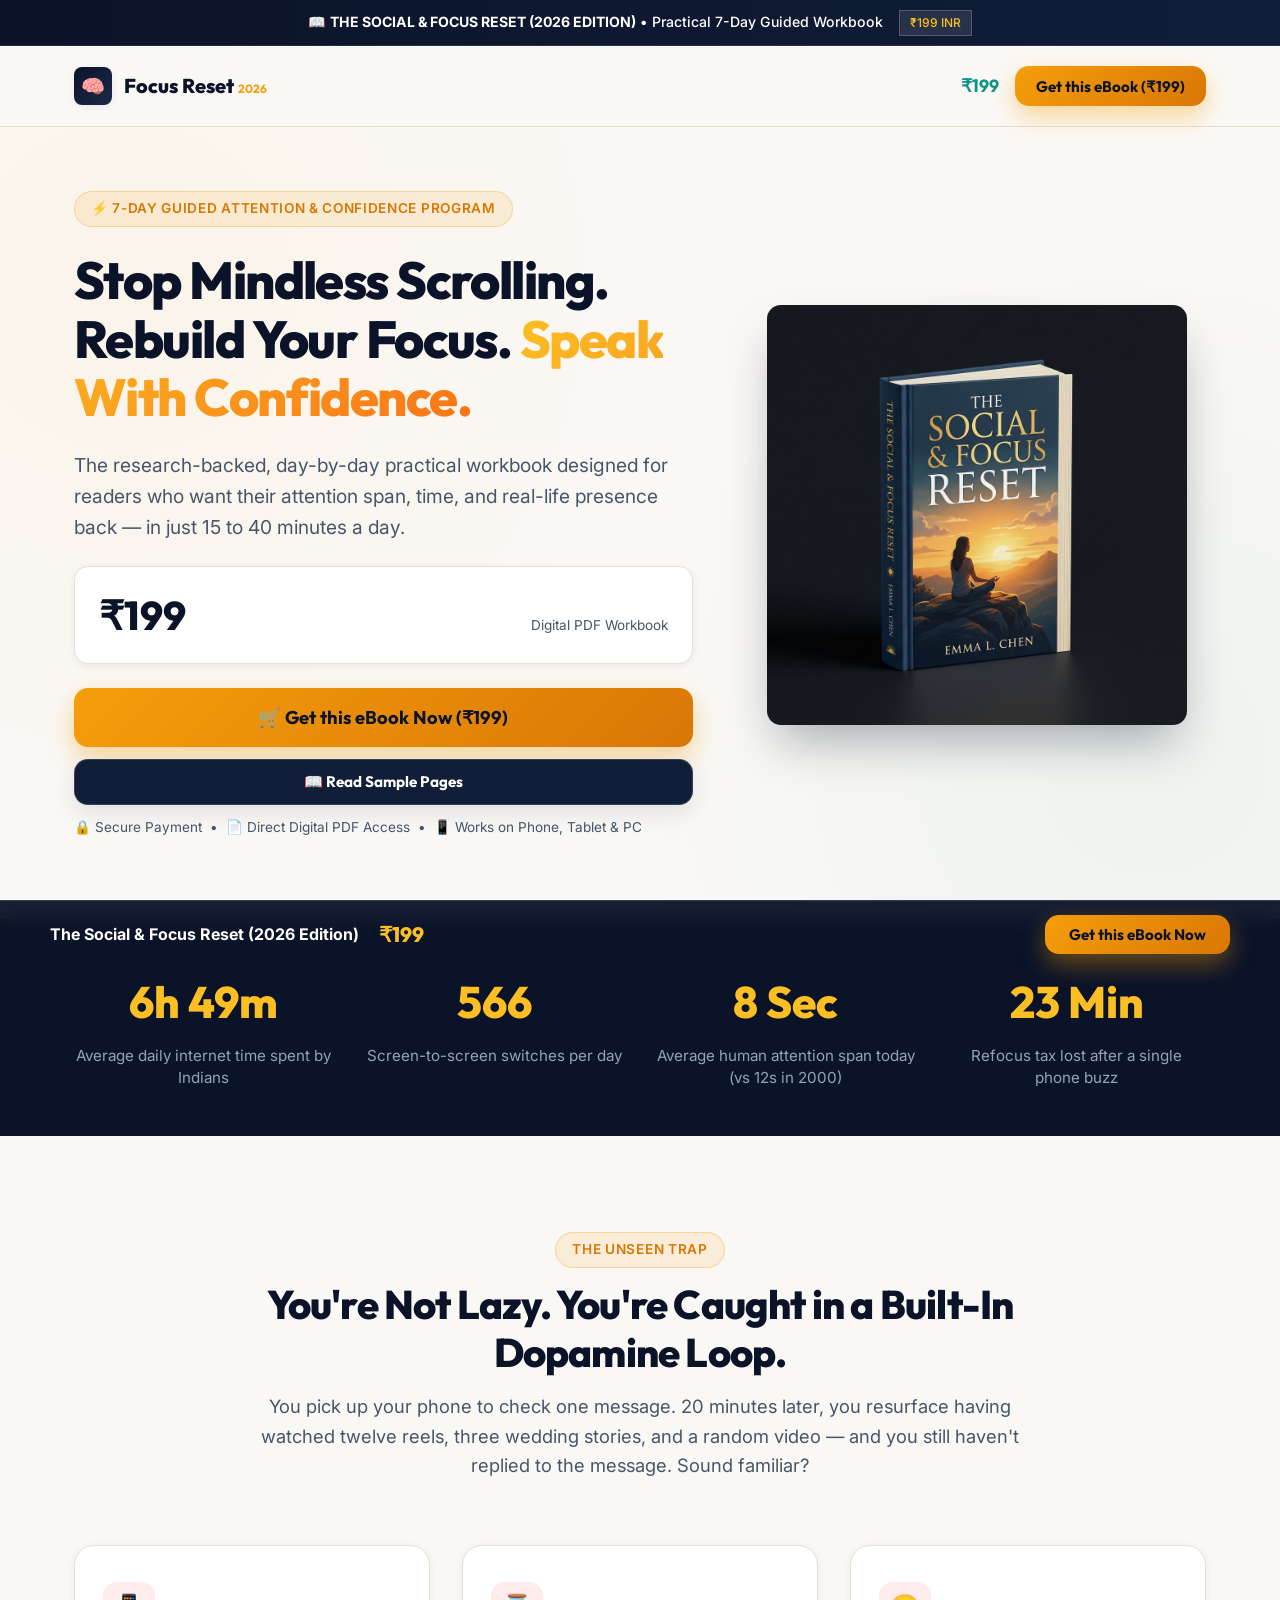
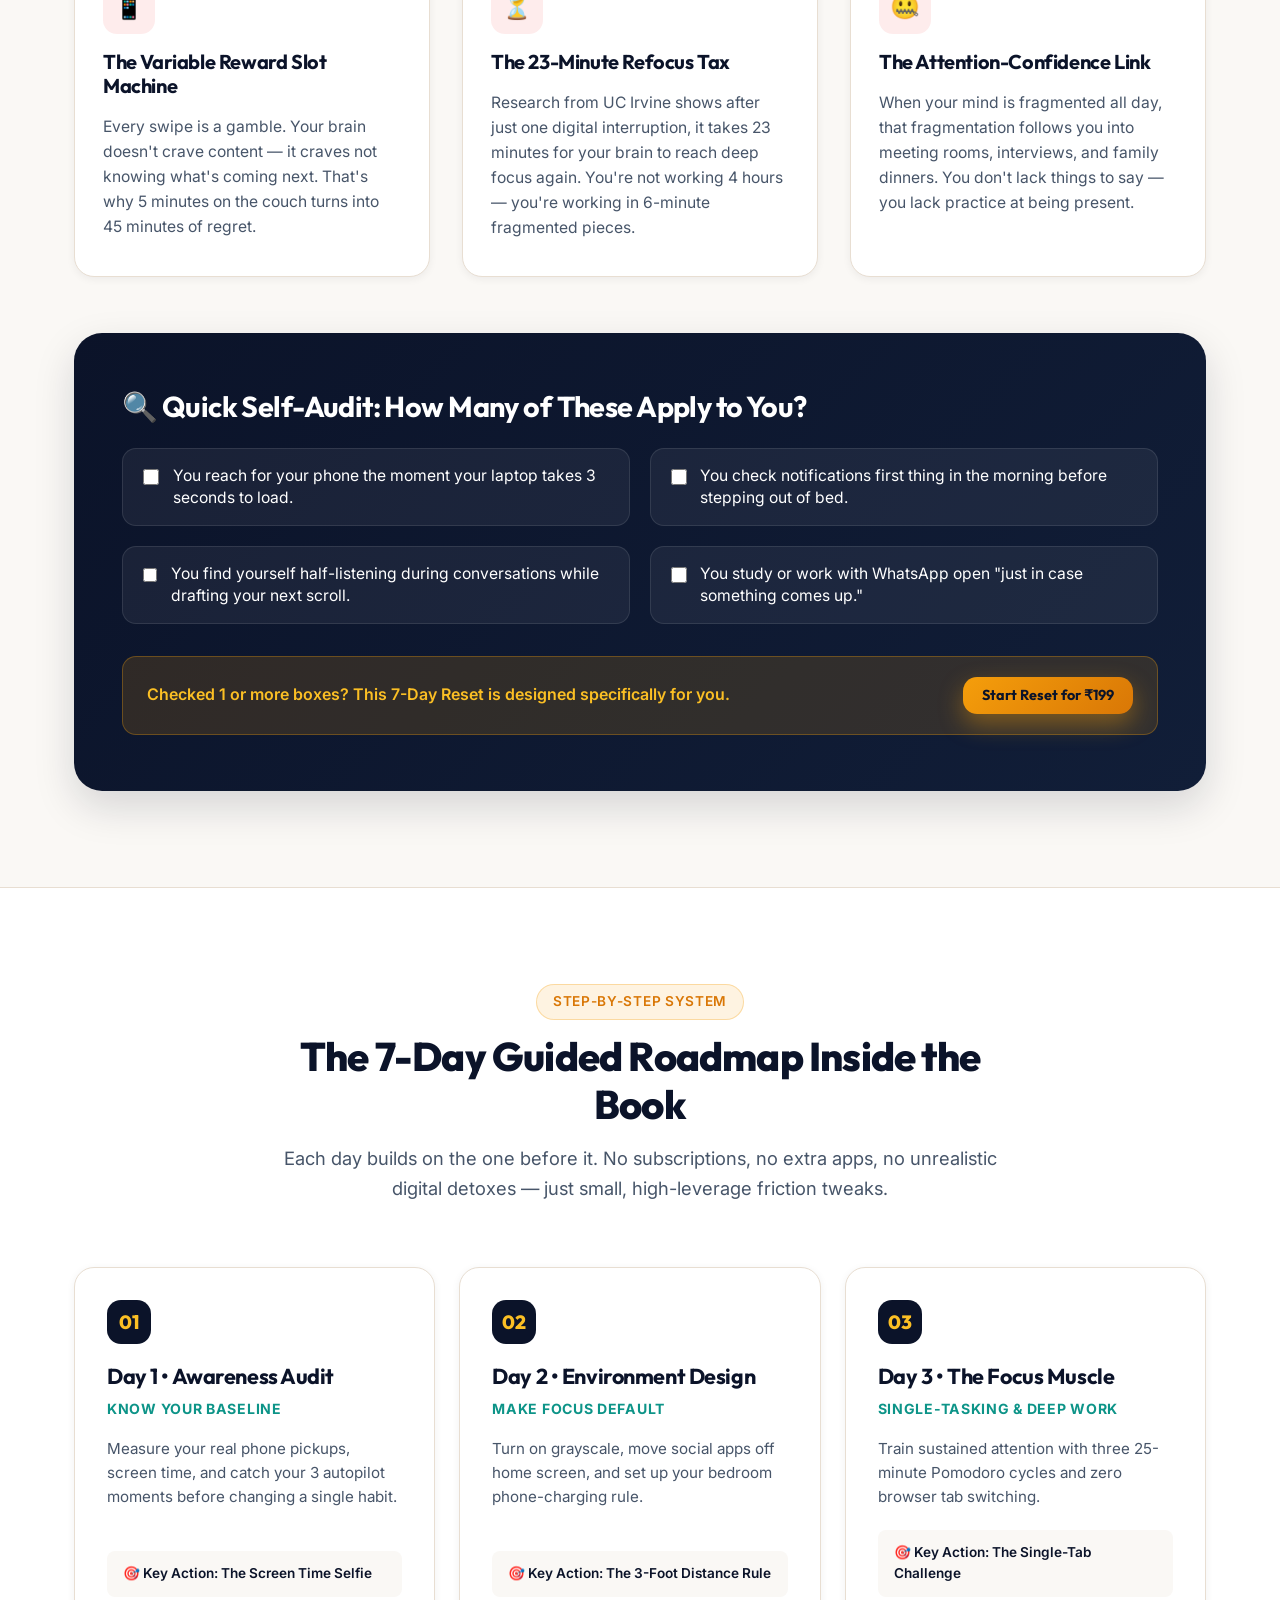
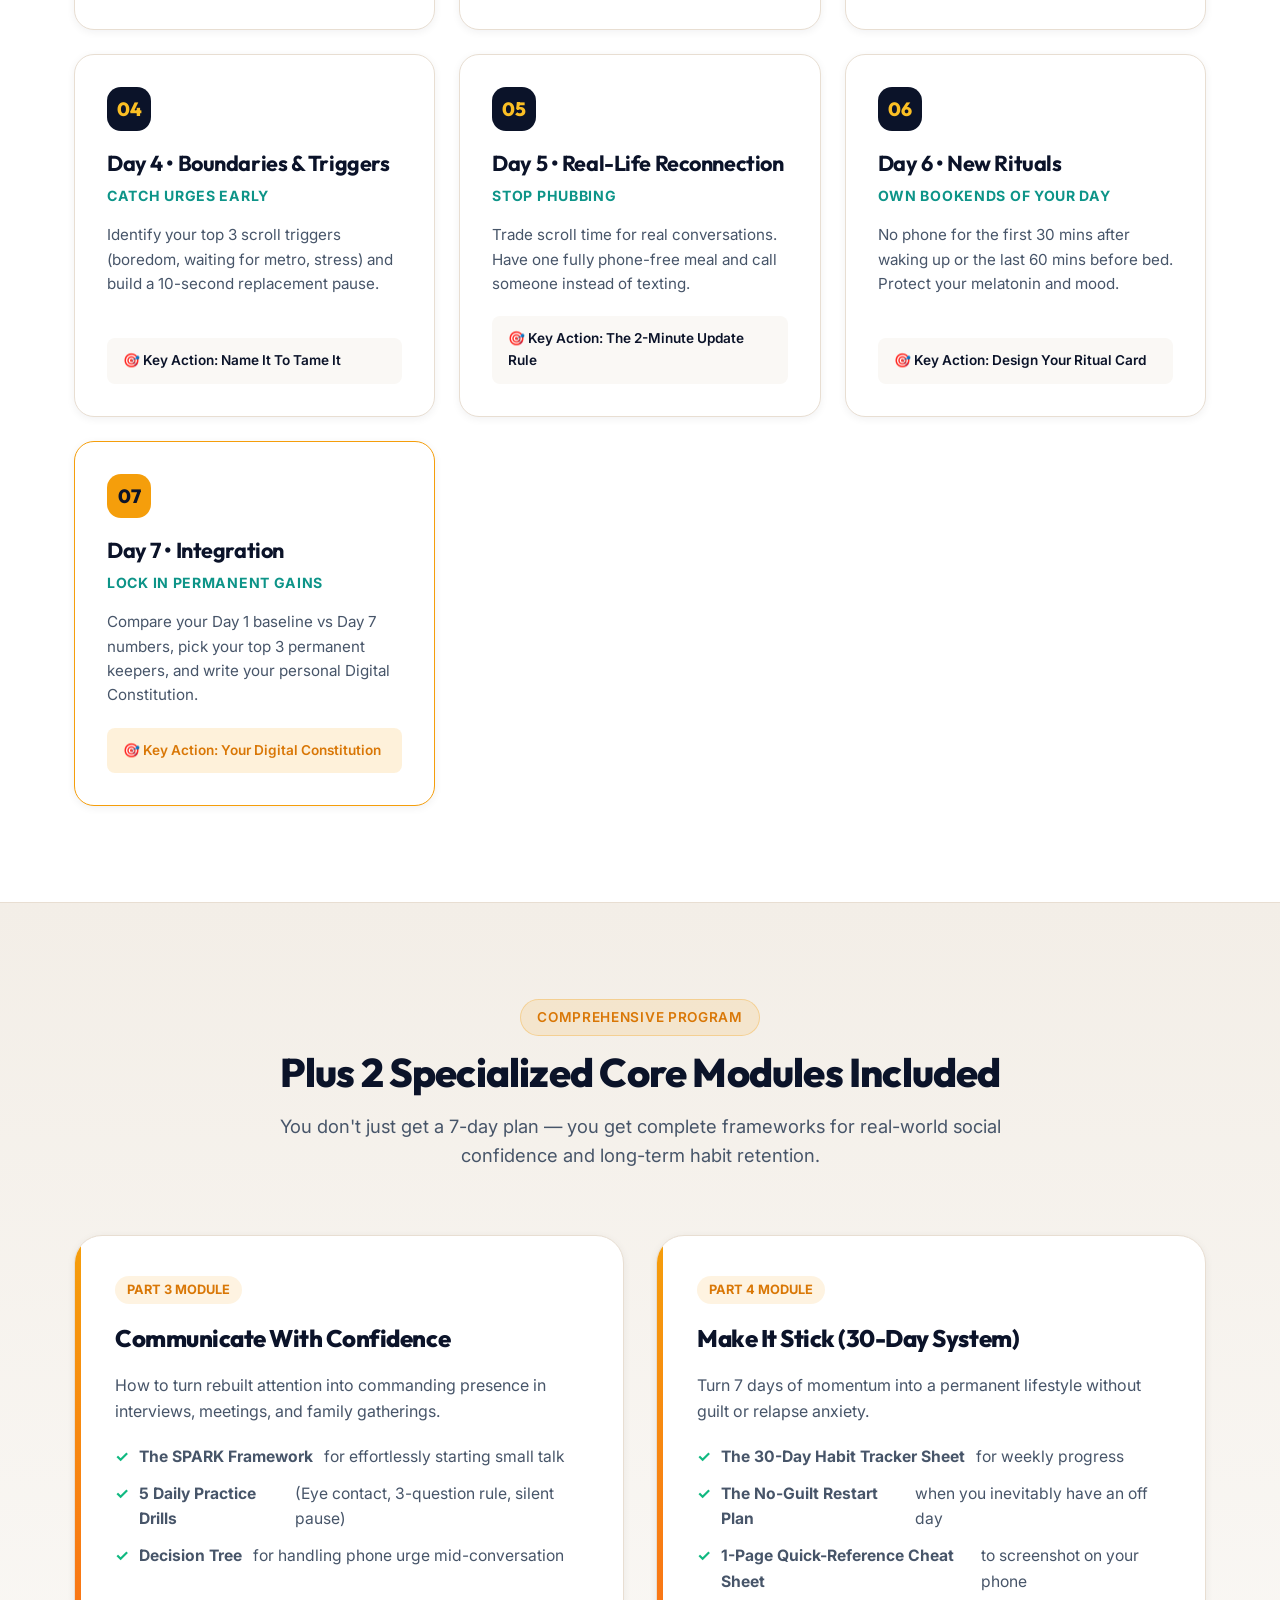
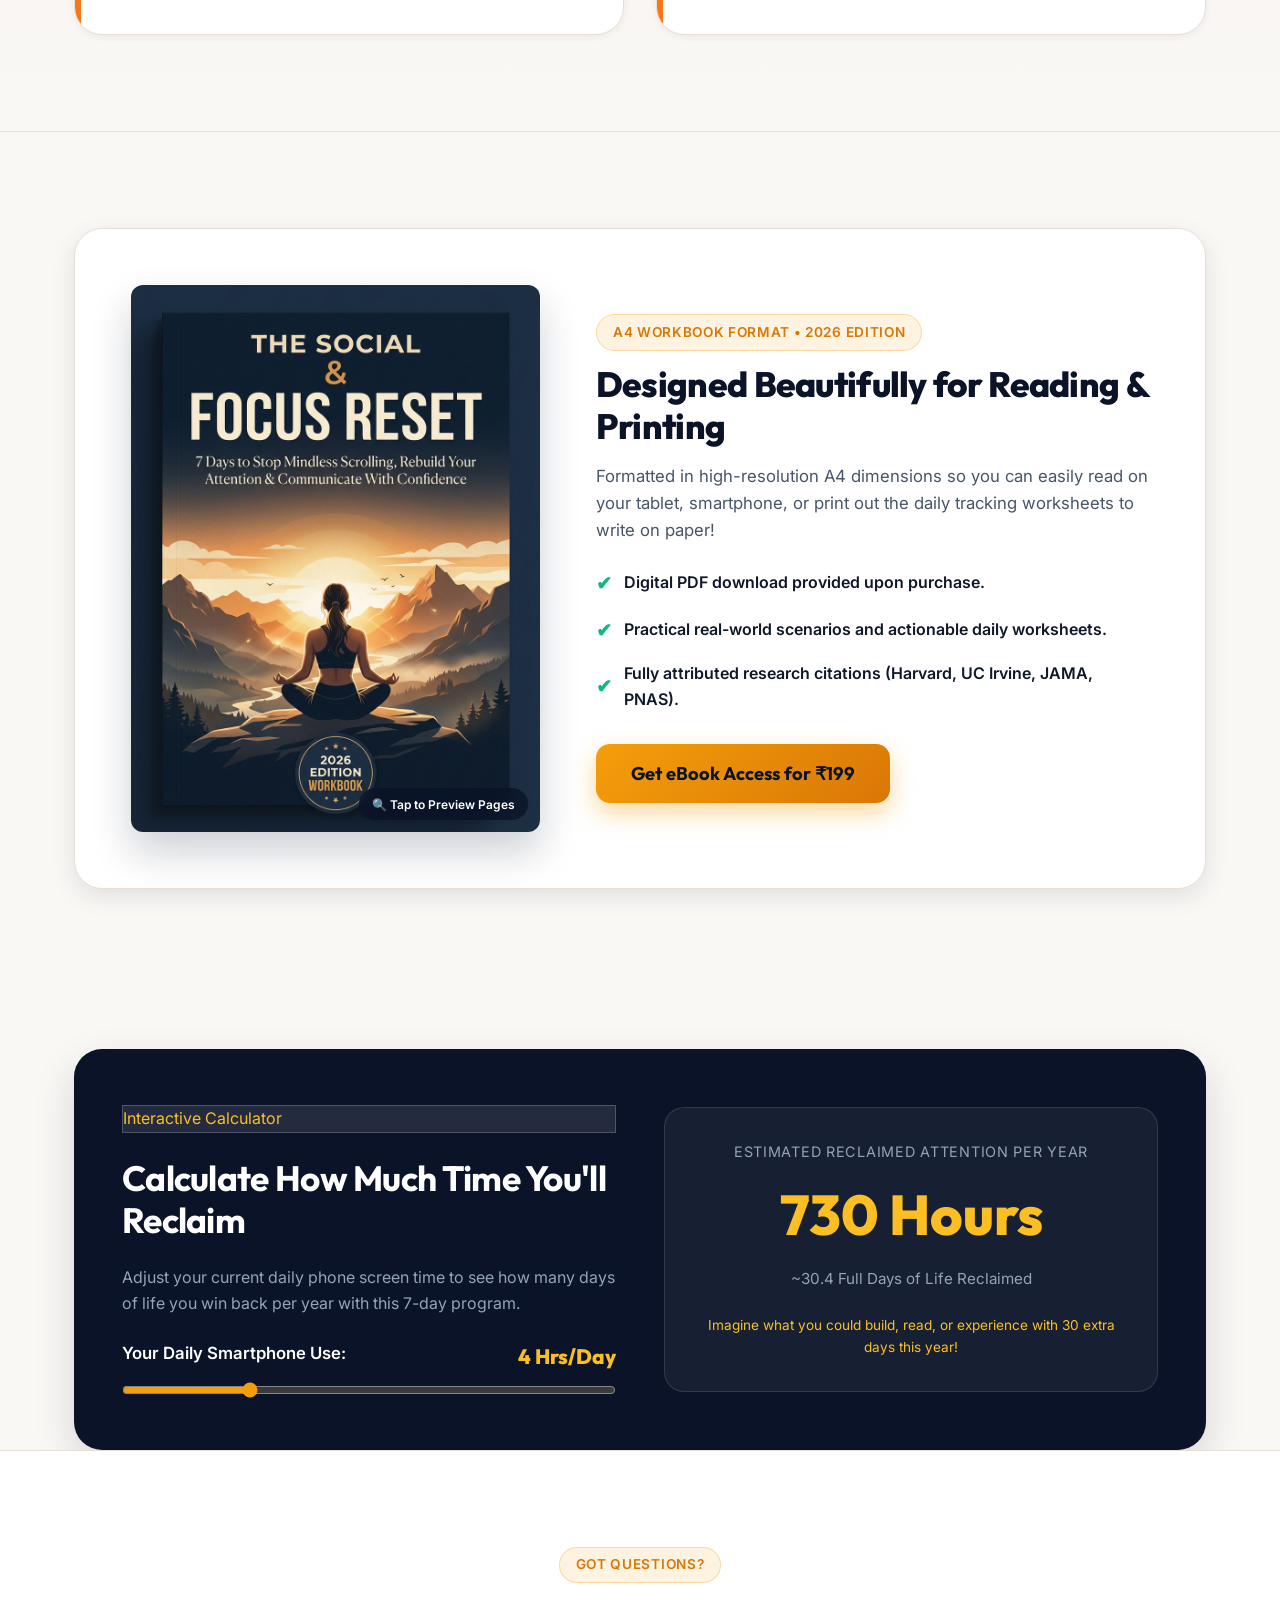
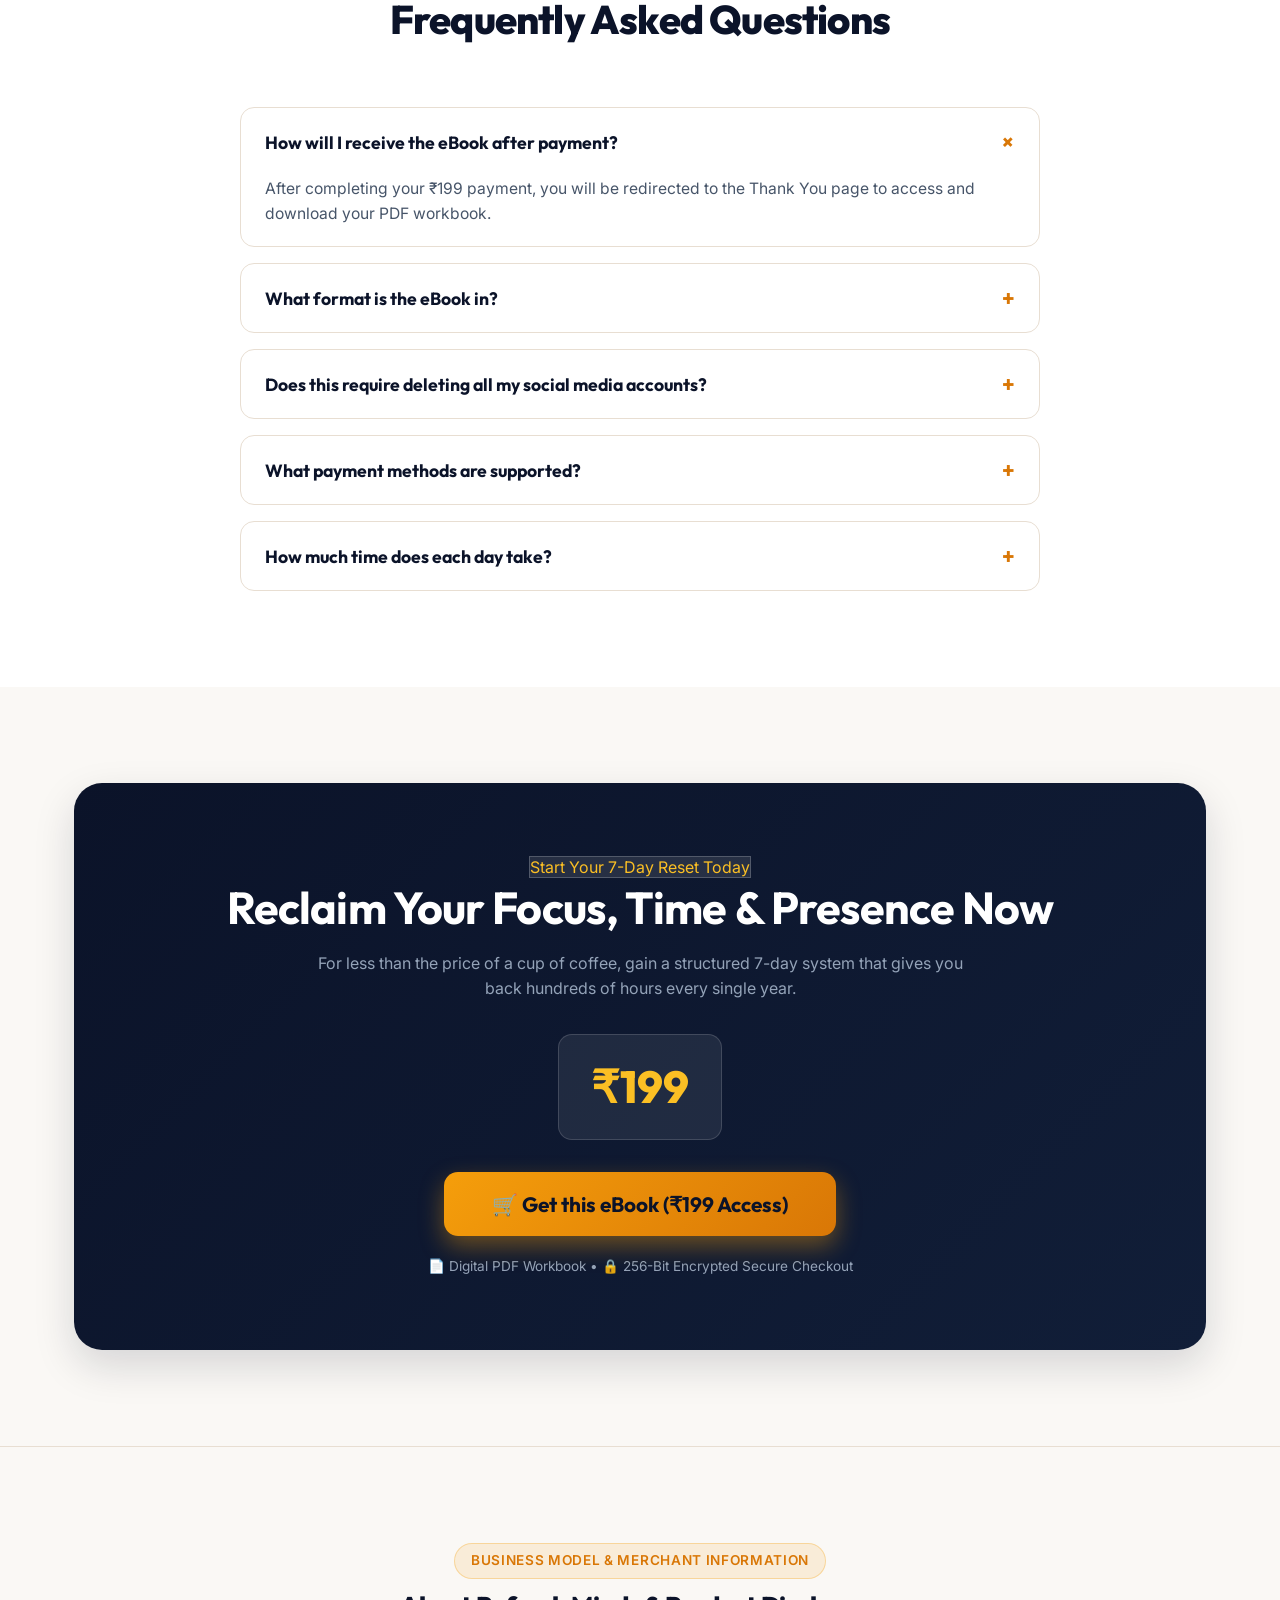
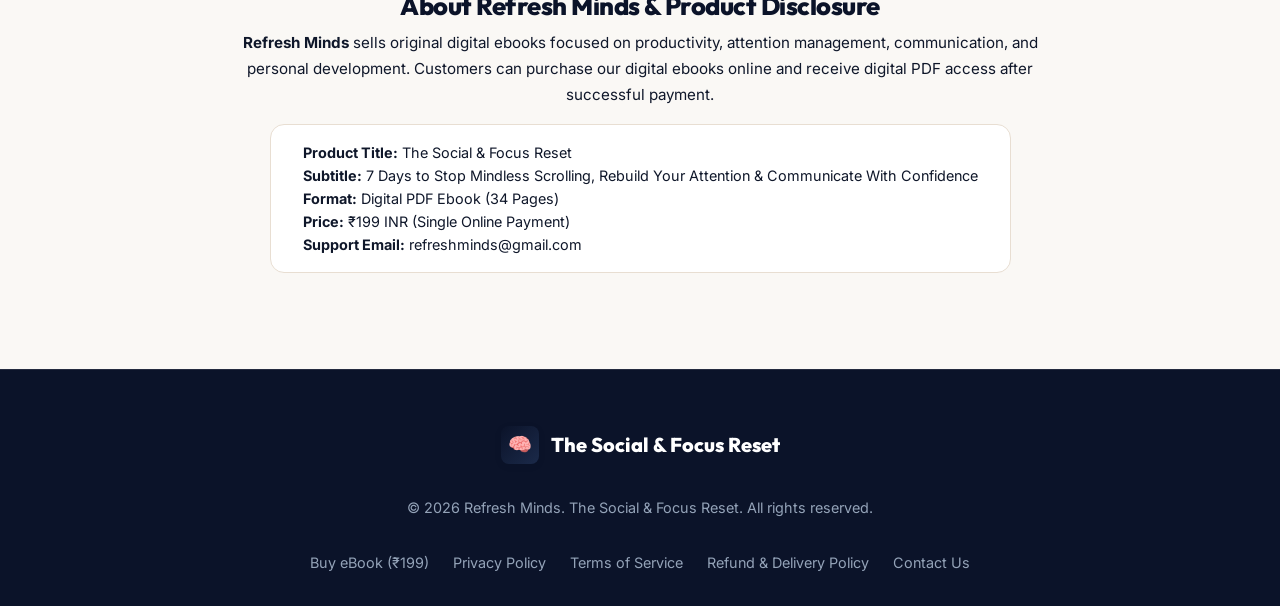
<file: index.html>
<!DOCTYPE html>
<html lang="en">
<head>
  <meta charset="UTF-8">
  <meta name="viewport" content="width=device-width, initial-scale=1.0">
  <title>The Social & Focus Reset | 7-Day Guided Program & Practical Workbook (2026 Edition)</title>
  <meta name="description" content="Reclaim your attention, stop mindless scrolling, and rebuild your confidence in 7 days with the research-backed practical workbook by Refresh Minds. Get digital PDF ebook access for ₹199.">
  
  <!-- Google Fonts -->
  <link rel="preconnect" href="https://fonts.googleapis.com">
  <link rel="preconnect" href="https://fonts.gstatic.com" crossorigin>
  <link href="https://fonts.googleapis.com/css2?family=Inter:wght@300;400;500;600;700&family=Outfit:wght@600;700;800;900&display=swap" rel="stylesheet">
  
  <!-- Stylesheet -->
  <link rel="stylesheet" href="css/styles.css">
</head>
<body>

  <!-- Top Announcement Bar -->
  <div class="announcement-bar">
    <span>📖 <strong>THE SOCIAL & FOCUS RESET (2026 EDITION)</strong> • Practical 7-Day Guided Workbook</span>
    <span class="highlight-badge-dark" style="padding: 0.15rem 0.6rem; font-size: 0.75rem;">₹199 INR</span>
  </div>

  <!-- Sticky Navbar -->
  <header class="navbar">
    <div class="container navbar-inner">
      <a href="#" class="logo">
        <div class="logo-icon">🧠</div>
        <span>Focus Reset <small style="font-size: 0.75rem; color: var(--color-gold-500); font-weight: 700;">2026</small></span>
      </a>
      
      <div class="navbar-actions">
        <span class="navbar-price-badge">₹199</span>
        <button class="btn btn-primary trigger-buy-btn" style="padding: 0.65rem 1.3rem; font-size: 0.95rem;">
          Get this eBook (₹199)
        </button>
      </div>
    </div>
  </header>

  <!-- Hero Section -->
  <section class="hero">
    <div class="container hero-grid">
      <div class="hero-content">
        <span class="highlight-badge">
          ⚡ 7-Day Guided Attention & Confidence Program
        </span>
        
        <h1 class="hero-title">
          Stop Mindless Scrolling. Rebuild Your Focus. <span class="text-gradient">Speak With Confidence.</span>
        </h1>
        
        <p class="hero-subtitle">
          The research-backed, day-by-day practical workbook designed for readers who want their attention span, time, and real-life presence back — in just 15 to 40 minutes a day.
        </p>

        <!-- Pricing Card -->
        <div class="pricing-box">
          <div>
            <span class="current-price">₹199</span>
          </div>
          <span style="font-size: 0.85rem; color: var(--color-text-muted); margin-left: auto;">Digital PDF Workbook</span>
        </div>

        <!-- Primary Payment CTA -->
        <div class="hero-cta-group">
          <button class="btn btn-primary btn-full btn-glow-pulse trigger-buy-btn" id="heroBuyBtn">
            <span>🛒 Get this eBook Now (₹199)</span>
          </button>
          
          <div style="display: flex; gap: 1rem; width: 100%;">
            <button class="btn btn-secondary btn-full trigger-sample-btn" style="font-size: 0.95rem; padding: 0.8rem;">
              📖 Read Sample Pages
            </button>
          </div>

          <div class="guarantee-text">
            <span>🔒 Secure Payment</span> • 
            <span>📄 Direct Digital PDF Access</span> • 
            <span>📱 Works on Phone, Tablet & PC</span>
          </div>
        </div>
      </div>

      <!-- 3D eBook Render -->
      <div class="hero-visual">
        <div class="mockup-glow"></div>
        <img src="assets/images/ebook_3d_mockup.jpg" alt="The Social and Focus Reset 3D eBook Cover" class="mockup-img">
      </div>
    </div>
  </section>

  <!-- Hard Stats Banner -->
  <section class="stats-banner">
    <div class="container stats-grid">
      <div class="stat-item">
        <span class="stat-number">6h 49m</span>
        <span class="stat-label">Average daily internet time spent by Indians</span>
      </div>
      <div class="stat-item">
        <span class="stat-number">566</span>
        <span class="stat-label">Screen-to-screen switches per day</span>
      </div>
      <div class="stat-item">
        <span class="stat-number">8 Sec</span>
        <span class="stat-label">Average human attention span today (vs 12s in 2000)</span>
      </div>
      <div class="stat-item">
        <span class="stat-number">23 Min</span>
        <span class="stat-label">Refocus tax lost after a single phone buzz</span>
      </div>
    </div>
  </section>

  <!-- Problem & Hard Truth Section -->
  <section class="section-padding">
    <div class="container">
      <div class="section-header">
        <span class="highlight-badge">The Unseen Trap</span>
        <h2 class="section-title">You're Not Lazy. You're Caught in a Built-In Dopamine Loop.</h2>
        <p class="section-description">
          You pick up your phone to check one message. 20 minutes later, you resurface having watched twelve reels, three wedding stories, and a random video — and you still haven't replied to the message. Sound familiar?
        </p>
      </div>

      <div class="problem-grid">
        <div class="problem-card">
          <div class="problem-icon">📱</div>
          <h3 class="problem-title">The Variable Reward Slot Machine</h3>
          <p class="problem-text">Every swipe is a gamble. Your brain doesn't crave content — it craves not knowing what's coming next. That's why 5 minutes on the couch turns into 45 minutes of regret.</p>
        </div>

        <div class="problem-card">
          <div class="problem-icon">⏳</div>
          <h3 class="problem-title">The 23-Minute Refocus Tax</h3>
          <p class="problem-text">Research from UC Irvine shows after just one digital interruption, it takes 23 minutes for your brain to reach deep focus again. You're not working 4 hours — you're working in 6-minute fragmented pieces.</p>
        </div>

        <div class="problem-card">
          <div class="problem-icon">🤐</div>
          <h3 class="problem-title">The Attention-Confidence Link</h3>
          <p class="problem-text">When your mind is fragmented all day, that fragmentation follows you into meeting rooms, interviews, and family dinners. You don't lack things to say — you lack practice at being present.</p>
        </div>
      </div>

      <!-- Diagnostic Checklist -->
      <div class="audit-box">
        <h3>🔍 Quick Self-Audit: How Many of These Apply to You?</h3>
        <div class="audit-list">
          <label class="audit-item">
            <input type="checkbox">
            <span class="audit-item-label">You reach for your phone the moment your laptop takes 3 seconds to load.</span>
          </label>
          <label class="audit-item">
            <input type="checkbox">
            <span class="audit-item-label">You check notifications first thing in the morning before stepping out of bed.</span>
          </label>
          <label class="audit-item">
            <input type="checkbox">
            <span class="audit-item-label">You find yourself half-listening during conversations while drafting your next scroll.</span>
          </label>
          <label class="audit-item">
            <input type="checkbox">
            <span class="audit-item-label">You study or work with WhatsApp open "just in case something comes up."</span>
          </label>
        </div>

        <div class="audit-result">
          <span>Checked 1 or more boxes? This 7-Day Reset is designed specifically for you.</span>
          <button class="btn btn-primary trigger-buy-btn" style="padding: 0.6rem 1.2rem; font-size: 0.9rem;">Start Reset for ₹199</button>
        </div>
      </div>
    </div>
  </section>

  <!-- The 7-Day Reset Blueprint Section -->
  <section class="section-padding" style="background: var(--color-white); border-top: 1px solid var(--color-cream-300);">
    <div class="container">
      <div class="section-header">
        <span class="highlight-badge">Step-by-step System</span>
        <h2 class="section-title">The 7-Day Guided Roadmap Inside the Book</h2>
        <p class="section-description">
          Each day builds on the one before it. No subscriptions, no extra apps, no unrealistic digital detoxes — just small, high-leverage friction tweaks.
        </p>
      </div>

      <div class="roadmap-grid">
        <!-- Day 1 -->
        <div class="day-card">
          <div>
            <div class="day-badge">01</div>
            <h3 class="day-title">Day 1 • Awareness Audit</h3>
            <div class="day-subtitle">Know Your Baseline</div>
            <p class="day-desc">Measure your real phone pickups, screen time, and catch your 3 autopilot moments before changing a single habit.</p>
          </div>
          <div class="day-takeaway">🎯 Key Action: The Screen Time Selfie</div>
        </div>

        <!-- Day 2 -->
        <div class="day-card">
          <div>
            <div class="day-badge">02</div>
            <h3 class="day-title">Day 2 • Environment Design</h3>
            <div class="day-subtitle">Make Focus Default</div>
            <p class="day-desc">Turn on grayscale, move social apps off home screen, and set up your bedroom phone-charging rule.</p>
          </div>
          <div class="day-takeaway">🎯 Key Action: The 3-Foot Distance Rule</div>
        </div>

        <!-- Day 3 -->
        <div class="day-card">
          <div>
            <div class="day-badge">03</div>
            <h3 class="day-title">Day 3 • The Focus Muscle</h3>
            <div class="day-subtitle">Single-Tasking & Deep Work</div>
            <p class="day-desc">Train sustained attention with three 25-minute Pomodoro cycles and zero browser tab switching.</p>
          </div>
          <div class="day-takeaway">🎯 Key Action: The Single-Tab Challenge</div>
        </div>

        <!-- Day 4 -->
        <div class="day-card">
          <div>
            <div class="day-badge">04</div>
            <h3 class="day-title">Day 4 • Boundaries & Triggers</h3>
            <div class="day-subtitle">Catch Urges Early</div>
            <p class="day-desc">Identify your top 3 scroll triggers (boredom, waiting for metro, stress) and build a 10-second replacement pause.</p>
          </div>
          <div class="day-takeaway">🎯 Key Action: Name It To Tame It</div>
        </div>

        <!-- Day 5 -->
        <div class="day-card">
          <div>
            <div class="day-badge">05</div>
            <h3 class="day-title">Day 5 • Real-Life Reconnection</h3>
            <div class="day-subtitle">Stop Phubbing</div>
            <p class="day-desc">Trade scroll time for real conversations. Have one fully phone-free meal and call someone instead of texting.</p>
          </div>
          <div class="day-takeaway">🎯 Key Action: The 2-Minute Update Rule</div>
        </div>

        <!-- Day 6 -->
        <div class="day-card">
          <div>
            <div class="day-badge">06</div>
            <h3 class="day-title">Day 6 • New Rituals</h3>
            <div class="day-subtitle">Own Bookends of Your Day</div>
            <p class="day-desc">No phone for the first 30 mins after waking up or the last 60 mins before bed. Protect your melatonin and mood.</p>
          </div>
          <div class="day-takeaway">🎯 Key Action: Design Your Ritual Card</div>
        </div>

        <!-- Day 7 -->
        <div class="day-card" style="grid-column: span 1; border-color: var(--color-gold-500);">
          <div>
            <div class="day-badge" style="background: var(--color-gold-500); color: var(--color-navy-900);">07</div>
            <h3 class="day-title">Day 7 • Integration</h3>
            <div class="day-subtitle">Lock In Permanent Gains</div>
            <p class="day-desc">Compare your Day 1 baseline vs Day 7 numbers, pick your top 3 permanent keepers, and write your personal Digital Constitution.</p>
          </div>
          <div class="day-takeaway" style="background: rgba(245, 158, 11, 0.15); color: var(--color-gold-600);">🎯 Key Action: Your Digital Constitution</div>
        </div>
      </div>
    </div>
  </section>

  <!-- Bonus Modules & Included Features Section -->
  <section class="section-padding bonus-section">
    <div class="container">
      <div class="section-header">
        <span class="highlight-badge">Comprehensive Program</span>
        <h2 class="section-title">Plus 2 Specialized Core Modules Included</h2>
        <p class="section-description">You don't just get a 7-day plan — you get complete frameworks for real-world social confidence and long-term habit retention.</p>
      </div>

      <div class="bonus-grid">
        <!-- Module 3 -->
        <div class="bonus-card">
          <span class="bonus-tag">PART 3 MODULE</span>
          <h3 class="bonus-title">Communicate With Confidence</h3>
          <p style="color: var(--color-text-muted);">How to turn rebuilt attention into commanding presence in interviews, meetings, and family gatherings.</p>
          <ul class="bonus-bullets">
            <li><span>✓</span> <strong>The SPARK Framework</strong> for effortlessly starting small talk</li>
            <li><span>✓</span> <strong>5 Daily Practice Drills</strong> (Eye contact, 3-question rule, silent pause)</li>
            <li><span>✓</span> <strong>Decision Tree</strong> for handling phone urge mid-conversation</li>
          </ul>
        </div>

        <!-- Module 4 -->
        <div class="bonus-card">
          <span class="bonus-tag">PART 4 MODULE</span>
          <h3 class="bonus-title">Make It Stick (30-Day System)</h3>
          <p style="color: var(--color-text-muted);">Turn 7 days of momentum into a permanent lifestyle without guilt or relapse anxiety.</p>
          <ul class="bonus-bullets">
            <li><span>✓</span> <strong>The 30-Day Habit Tracker Sheet</strong> for weekly progress</li>
            <li><span>✓</span> <strong>The No-Guilt Restart Plan</strong> when you inevitably have an off day</li>
            <li><span>✓</span> <strong>1-Page Quick-Reference Cheat Sheet</strong> to screenshot on your phone</li>
          </ul>
        </div>
      </div>
    </div>
  </section>

  <!-- Cover Showcase Section (A4 Sheet Dimensions & PDF Preview) -->
  <section class="section-padding">
    <div class="container">
      <div class="cover-showcase-box">
        <!-- A4 Frame -->
        <div class="a4-cover-frame trigger-sample-btn" title="Click to view sample pages">
          <img src="assets/images/ebook_cover_a4.jpg" alt="A4 Sheet Dimensions Cover Photo of The Social & Focus Reset">
          <div class="cover-zoom-hint">🔍 Tap to Preview Pages</div>
        </div>

        <!-- Details -->
        <div>
          <span class="highlight-badge">A4 Workbook Format • 2026 Edition</span>
          <h2 style="font-size: 2.2rem; font-weight: 800; margin: 0.75rem 0 1rem;">
            Designed Beautifully for Reading & Printing
          </h2>
          <p style="color: var(--color-text-muted); font-size: 1.05rem; margin-bottom: 1.5rem;">
            Formatted in high-resolution A4 dimensions so you can easily read on your tablet, smartphone, or print out the daily tracking worksheets to write on paper!
          </p>

          <div style="display: flex; flex-direction: column; gap: 1rem; margin-bottom: 2rem;">
            <div style="display: flex; align-items: center; gap: 0.75rem; font-weight: 600;">
              <span style="color: var(--color-success); font-size: 1.2rem;">✔</span> Digital PDF download provided upon purchase.
            </div>
            <div style="display: flex; align-items: center; gap: 0.75rem; font-weight: 600;">
              <span style="color: var(--color-success); font-size: 1.2rem;">✔</span> Practical real-world scenarios and actionable daily worksheets.
            </div>
            <div style="display: flex; align-items: center; gap: 0.75rem; font-weight: 600;">
              <span style="color: var(--color-success); font-size: 1.2rem;">✔</span> Fully attributed research citations (Harvard, UC Irvine, JAMA, PNAS).
            </div>
          </div>

          <button class="btn btn-primary trigger-buy-btn">
            Get eBook Access for ₹199
          </button>
        </div>
      </div>
    </div>
  </section>

  <!-- Interactive ROI & Attention Calculator -->
  <section class="container">
    <div class="calc-card">
      <div class="calc-grid">
        <div class="calc-controls">
          <span class="highlight-badge-dark">Interactive Calculator</span>
          <h2 style="color: var(--color-white); font-size: 2.2rem;">Calculate How Much Time You'll Reclaim</h2>
          <p style="color: var(--color-text-light);">Adjust your current daily phone screen time to see how many days of life you win back per year with this 7-day program.</p>
          
          <div class="slider-group">
            <div class="slider-label">
              <span>Your Daily Smartphone Use:</span>
              <span class="slider-val" id="screenTimeVal">4 Hrs/Day</span>
            </div>
            <input type="range" id="screenTimeSlider" min="2" max="10" value="4" step="0.5">
          </div>
        </div>

        <div class="calc-results">
          <div style="font-size: 0.9rem; color: var(--color-text-light); text-transform: uppercase; letter-spacing: 0.05em;">Estimated Reclaimed Attention Per Year</div>
          <div class="calc-result-num" id="yearlyHoursSaved">730 Hours</div>
          <div class="calc-result-sub" id="daysSavedPerYear">~30.4 Full Days of Life Reclaimed</div>
          <p style="font-size: 0.85rem; color: var(--color-gold-400);">Imagine what you could build, read, or experience with 30 extra days this year!</p>
        </div>
      </div>
    </div>
  </section>

  <!-- FAQ Section -->
  <section class="section-padding" style="background: var(--color-white); border-top: 1px solid var(--color-cream-300);">
    <div class="container">
      <div class="section-header">
        <span class="highlight-badge">Got Questions?</span>
        <h2 class="section-title">Frequently Asked Questions</h2>
      </div>

      <div class="faq-list">
        <div class="faq-item active">
          <button class="faq-question">
            <span>How will I receive the eBook after payment?</span>
            <span class="faq-toggle">+</span>
          </button>
          <div class="faq-answer">
            <p>After completing your ₹199 payment, you will be redirected to the Thank You page to access and download your PDF workbook.</p>
          </div>
        </div>

        <div class="faq-item">
          <button class="faq-question">
            <span>What format is the eBook in?</span>
            <span class="faq-toggle">+</span>
          </button>
          <div class="faq-answer">
            <p>The eBook comes as a high-resolution, print-ready PDF formatted in standard A4 sheet dimensions. You can read it on any device using Apple Books, Adobe Acrobat, Google Drive, or print out the daily worksheets.</p>
          </div>
        </div>

        <div class="faq-item">
          <button class="faq-question">
            <span>Does this require deleting all my social media accounts?</span>
            <span class="faq-toggle">+</span>
          </button>
          <div class="faq-answer">
            <p>No! Extreme detoxes rarely work long-term. This program focuses on environment friction design and boundary setting so you control when you use your phone, rather than your phone controlling you.</p>
          </div>
        </div>

        <div class="faq-item">
          <button class="faq-question">
            <span>What payment methods are supported?</span>
            <span class="faq-toggle">+</span>
          </button>
          <div class="faq-answer">
            <p>We support all Indian payment options including Google Pay, PhonePe, Paytm, UPI IDs, Credit Cards, Debit Cards, and Netbanking via secure SSL encryption.</p>
          </div>
        </div>

        <div class="faq-item">
          <button class="faq-question">
            <span>How much time does each day take?</span>
            <span class="faq-toggle">+</span>
          </button>
          <div class="faq-answer">
            <p>Each day requires only 15 to 40 minutes of active effort spread across your day. You can complete the exercises during your commute or morning routine.</p>
          </div>
        </div>
      </div>
    </div>
  </section>

  <!-- Final CTA & Purchase Box -->
  <section class="section-padding">
    <div class="container">
      <div class="final-offer-card">
        <span class="highlight-badge-dark">Start Your 7-Day Reset Today</span>
        <h2>Reclaim Your Focus, Time & Presence Now</h2>
        <p style="color: var(--color-text-light); max-width: 650px; margin: 0 auto;">
          For less than the price of a cup of coffee, gain a structured 7-day system that gives you back hundreds of hours every single year.
        </p>

        <div class="final-price-box">
          <span style="font-size: 2.8rem; font-family: var(--font-heading); font-weight: 800; color: var(--color-gold-400);">₹199</span>
        </div>

        <br>
        <button class="btn btn-primary btn-glow-pulse trigger-buy-btn" style="font-size: 1.3rem; padding: 1.2rem 3rem;">
          🛒 Get this eBook (₹199 Access)
        </button>
        
        <p style="font-size: 0.85rem; color: var(--color-text-light); margin-top: 1.25rem;">
          📄 Digital PDF Workbook • 🔒 256-Bit Encrypted Secure Checkout
        </p>
      </div>
    </div>
  </section>

  <!-- Sticky Floating Bottom Purchase Bar -->
  <div class="sticky-bar" id="stickyBar">
    <div class="sticky-bar-inner">
      <div class="sticky-info">
        <span class="sticky-title">The Social & Focus Reset (2026 Edition)</span>
        <span class="sticky-price">₹199</span>
      </div>
      <button class="btn btn-primary trigger-buy-btn" style="padding: 0.65rem 1.5rem; font-size: 0.95rem;">
        Get this eBook Now
      </button>
    </div>
  </div>

  <!-- Payment Modal -->
  <div class="modal-overlay" id="paymentModal">
    <div class="modal-card">
      <div class="modal-header">
        <h3>🔒 Secure Payment Gateway</h3>
        <button class="modal-close" id="closeModalBtn">&times;</button>
      </div>

      <!-- Form State -->
      <div class="modal-body" id="formState">
        <div class="order-summary-box">
          <div>
            <div style="font-weight: 700; font-size: 0.95rem;">The Social & Focus Reset eBook</div>
            <div style="font-size: 0.8rem; color: var(--color-text-muted);">Digital PDF Ebook (34-Page Practical Workbook)</div>
          </div>
          <div style="font-family: var(--font-heading); font-size: 1.3rem; font-weight: 800; color: var(--color-navy-900);">₹199</div>
        </div>

        <form id="paymentForm">
          <div class="form-group">
            <label for="custName">Full Name</label>
            <input type="text" id="custName" class="form-input" placeholder="Enter your full name" required>
          </div>

          <div class="form-group">
            <label for="custEmail">Email Address (for PDF Delivery)</label>
            <input type="email" id="custEmail" class="form-input" placeholder="refreshminds@gmail.com" required>
          </div>

          <div class="form-group">
            <label>Select Payment Method</label>
            <div class="payment-options">
              <div class="pay-option active">
                <span style="font-size: 1.2rem;">📲</span>
                <span>UPI / GPay</span>
              </div>
              <div class="pay-option">
                <span style="font-size: 1.2rem;">💳</span>
                <span>Card</span>
              </div>
              <div class="pay-option">
                <span style="font-size: 1.2rem;">🏦</span>
                <span>Netbanking</span>
              </div>
            </div>
          </div>

          <button type="submit" class="btn btn-primary btn-full" style="margin-top: 0.75rem;">
            Pay ₹199 & Access Download →
          </button>
        </form>

        <p style="font-size: 0.75rem; text-align: center; color: var(--color-text-muted);">
          🔒 SSL 256-Bit Encrypted Payment. Auto-redirects to Thank You page after completion.
        </p>
      </div>

      <!-- Processing Loading State -->
      <div class="processing-state" id="processingState">
        <div class="spinner"></div>
        <h4 style="font-size: 1.2rem; font-weight: 700;">Processing Secure Payment...</h4>
        <p style="font-size: 0.88rem; color: var(--color-text-muted);">Please wait while we confirm your payment of ₹199 INR. Redirecting you to the download page shortly...</p>
      </div>
    </div>
  </div>

  <!-- Sample Chapter Preview Modal -->
  <div class="modal-overlay" id="sampleModal">
    <div class="modal-card chapter-modal-card">
      <div class="modal-header">
        <h3>📖 Sample Pages Preview - The Social & Focus Reset</h3>
        <button class="modal-close" id="closeSampleBtn">&times;</button>
      </div>

      <div class="modal-body">
        <div class="chapter-content-body">
          <h4 style="color: var(--color-gold-600); font-size: 0.85rem; text-transform: uppercase; letter-spacing: 0.05em;">BEFORE YOU BEGIN</h4>
          <h2 style="font-size: 1.6rem; margin-bottom: 1rem;">Hi, Let's Be Honest For a Second</h2>
          <p>You know the feeling. You pick up your phone to reply to one message. Twelve minutes later you resurface, having watched nine reels, three cousin's-wedding stories, and a video of a dog wearing sunglasses — and you still haven't replied to the message.</p>
          <br>
          <p>You're not lazy. You're not "weak-willed." You're not the only one either — not even close. Indians now spend an average of <strong>6 hours and 49 minutes online every single day</strong>, with almost 4 hours of that on the smartphone alone.</p>
          <br>
          <p>The good news: attention is trainable. It works like a muscle — it got weaker because of how it's been used, and it can get stronger the same way. This workbook is a 7-day structured reset, followed by a communication-confidence module...</p>
        </div>

        <div style="display: flex; justify-content: space-between; align-items: center; margin-top: 1rem;">
          <span style="font-size: 0.85rem; color: var(--color-text-muted);">Unlock full 34-page PDF workbook for ₹199</span>
          <button class="btn btn-primary trigger-buy-btn" style="padding: 0.6rem 1.2rem; font-size: 0.9rem;">
            Get eBook (₹199)
          </button>
        </div>
      </div>
    </div>
  </div>

  <!-- Business Model & Merchant Product Disclosure Section -->
  <section class="section-padding" style="background: var(--color-cream-100); border-top: 1px solid var(--color-cream-300);">
    <div class="container" style="max-width: 900px; text-align: center;">
      <span class="highlight-badge">Business Model & Merchant Information</span>
      <h3 style="font-size: 1.6rem; font-weight: 800; margin: 0.75rem 0 0.5rem;">About Refresh Minds & Product Disclosure</h3>
      <p style="color: var(--color-text-dark); line-height: 1.7; font-size: 0.95rem; margin-bottom: 1rem;">
        <strong>Refresh Minds</strong> sells original digital ebooks focused on productivity, attention management, communication, and personal development. Customers can purchase our digital ebooks online and receive digital PDF access after successful payment.
      </p>
      <div style="display: inline-block; background: var(--color-white); border: 1px solid var(--color-cream-300); padding: 1rem 2rem; border-radius: var(--radius-md); text-align: left; font-size: 0.9rem;">
        <div><strong>Product Title:</strong> The Social & Focus Reset</div>
        <div><strong>Subtitle:</strong> 7 Days to Stop Mindless Scrolling, Rebuild Your Attention & Communicate With Confidence</div>
        <div><strong>Format:</strong> Digital PDF Ebook (34 Pages)</div>
        <div><strong>Price:</strong> ₹199 INR (Single Online Payment)</div>
        <div><strong>Support Email:</strong> refreshminds@gmail.com</div>
      </div>
    </div>
  </section>

  <!-- Footer -->
  <footer>
    <div class="container footer-inner">
      <div class="logo" style="color: var(--color-white);">
        <div class="logo-icon">🧠</div>
        <span>The Social & Focus Reset</span>
      </div>

      <p>© 2026 Refresh Minds. The Social & Focus Reset. All rights reserved.</p>
      
      <div class="footer-links">
        <a href="#paymentModal" class="trigger-buy-btn">Buy eBook (₹199)</a>
        <a href="privacy.html">Privacy Policy</a>
        <a href="terms.html">Terms of Service</a>
        <a href="refund-policy.html">Refund & Delivery Policy</a>
        <a href="contact.html">Contact Us</a>
      </div>
    </div>
  </footer>

  <!-- Main JavaScript App -->
  <script src="js/app.js"></script>
</body>
</html>
</file>
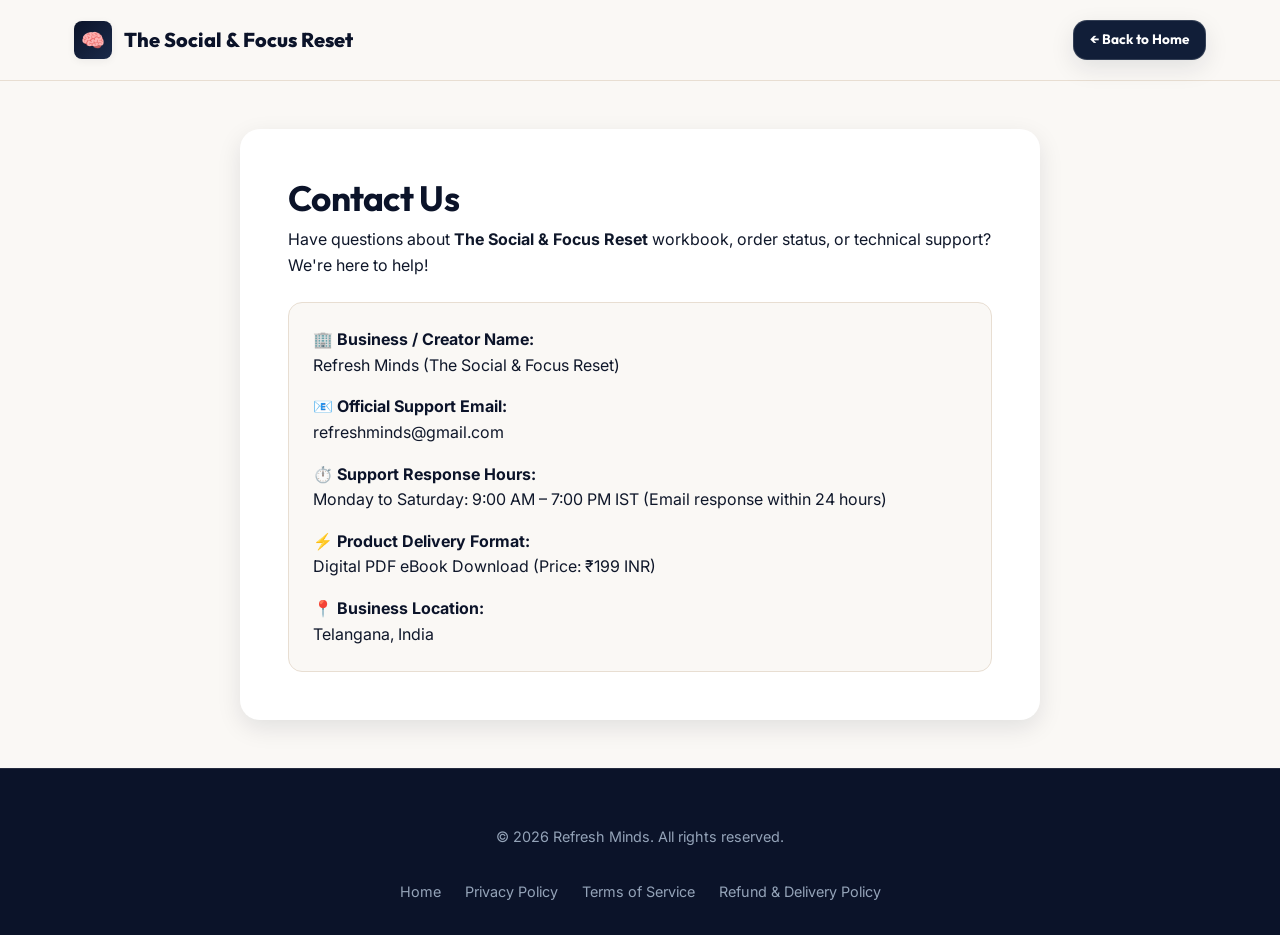
<file: contact.html>
<!DOCTYPE html>
<html lang="en">
<head>
  <meta charset="UTF-8">
  <meta name="viewport" content="width=device-width, initial-scale=1.0">
  <title>Contact Us | The Social & Focus Reset by Refresh Minds</title>
  
  <link rel="preconnect" href="https://fonts.googleapis.com">
  <link rel="preconnect" href="https://fonts.gstatic.com" crossorigin>
  <link href="https://fonts.googleapis.com/css2?family=Inter:wght@300;400;500;600;700&family=Outfit:wght@600;700;800;900&display=swap" rel="stylesheet">
  <link rel="stylesheet" href="css/styles.css">
  <style>
    .legal-content {
      background: var(--color-white);
      padding: 3rem;
      border-radius: var(--radius-lg);
      box-shadow: var(--shadow-md);
      margin: 3rem auto;
      max-width: 800px;
    }
    .legal-content h1 { font-size: 2.2rem; margin-bottom: 0.5rem; }
    .contact-card {
      background: var(--color-cream-100);
      border: 1px solid var(--color-cream-300);
      padding: 1.5rem;
      border-radius: var(--radius-md);
      margin-top: 1.5rem;
    }
    .contact-item { margin-bottom: 1rem; }
    .contact-item strong { display: block; color: var(--color-navy-900); font-weight: 700; }
  </style>
</head>
<body>
  <!-- Header -->
  <header class="navbar">
    <div class="container navbar-inner">
      <a href="index.html" class="logo">
        <div class="logo-icon">🧠</div>
        <span>The Social & Focus Reset</span>
      </a>
      <a href="index.html" class="btn btn-secondary" style="padding: 0.5rem 1rem; font-size: 0.85rem;">← Back to Home</a>
    </div>
  </header>

  <main class="container">
    <div class="legal-content">
      <h1>Contact Us</h1>
      <p>Have questions about <strong>The Social & Focus Reset</strong> workbook, order status, or technical support? We're here to help!</p>

      <div class="contact-card">
        <div class="contact-item">
          <strong>🏢 Business / Creator Name:</strong>
          <span>Refresh Minds (The Social & Focus Reset)</span>
        </div>

        <div class="contact-item">
          <strong>📧 Official Support Email:</strong>
          <span>refreshminds@gmail.com</span>
        </div>

        <div class="contact-item">
          <strong>⏱️ Support Response Hours:</strong>
          <span>Monday to Saturday: 9:00 AM – 7:00 PM IST (Email response within 24 hours)</span>
        </div>

        <div class="contact-item">
          <strong>⚡ Product Delivery Format:</strong>
          <span>Digital PDF eBook Download (Price: ₹199 INR)</span>
        </div>

        <div class="contact-item" style="margin-bottom: 0;">
          <strong>📍 Business Location:</strong>
          <span>Telangana, India</span>
        </div>
      </div>
    </div>
  </main>

  <footer>
    <div class="container footer-inner">
      <p>© 2026 Refresh Minds. All rights reserved.</p>
      <div class="footer-links">
        <a href="index.html">Home</a>
        <a href="privacy.html">Privacy Policy</a>
        <a href="terms.html">Terms of Service</a>
        <a href="refund-policy.html">Refund & Delivery Policy</a>
      </div>
    </div>
  </footer>
</body>
</html>
</file>
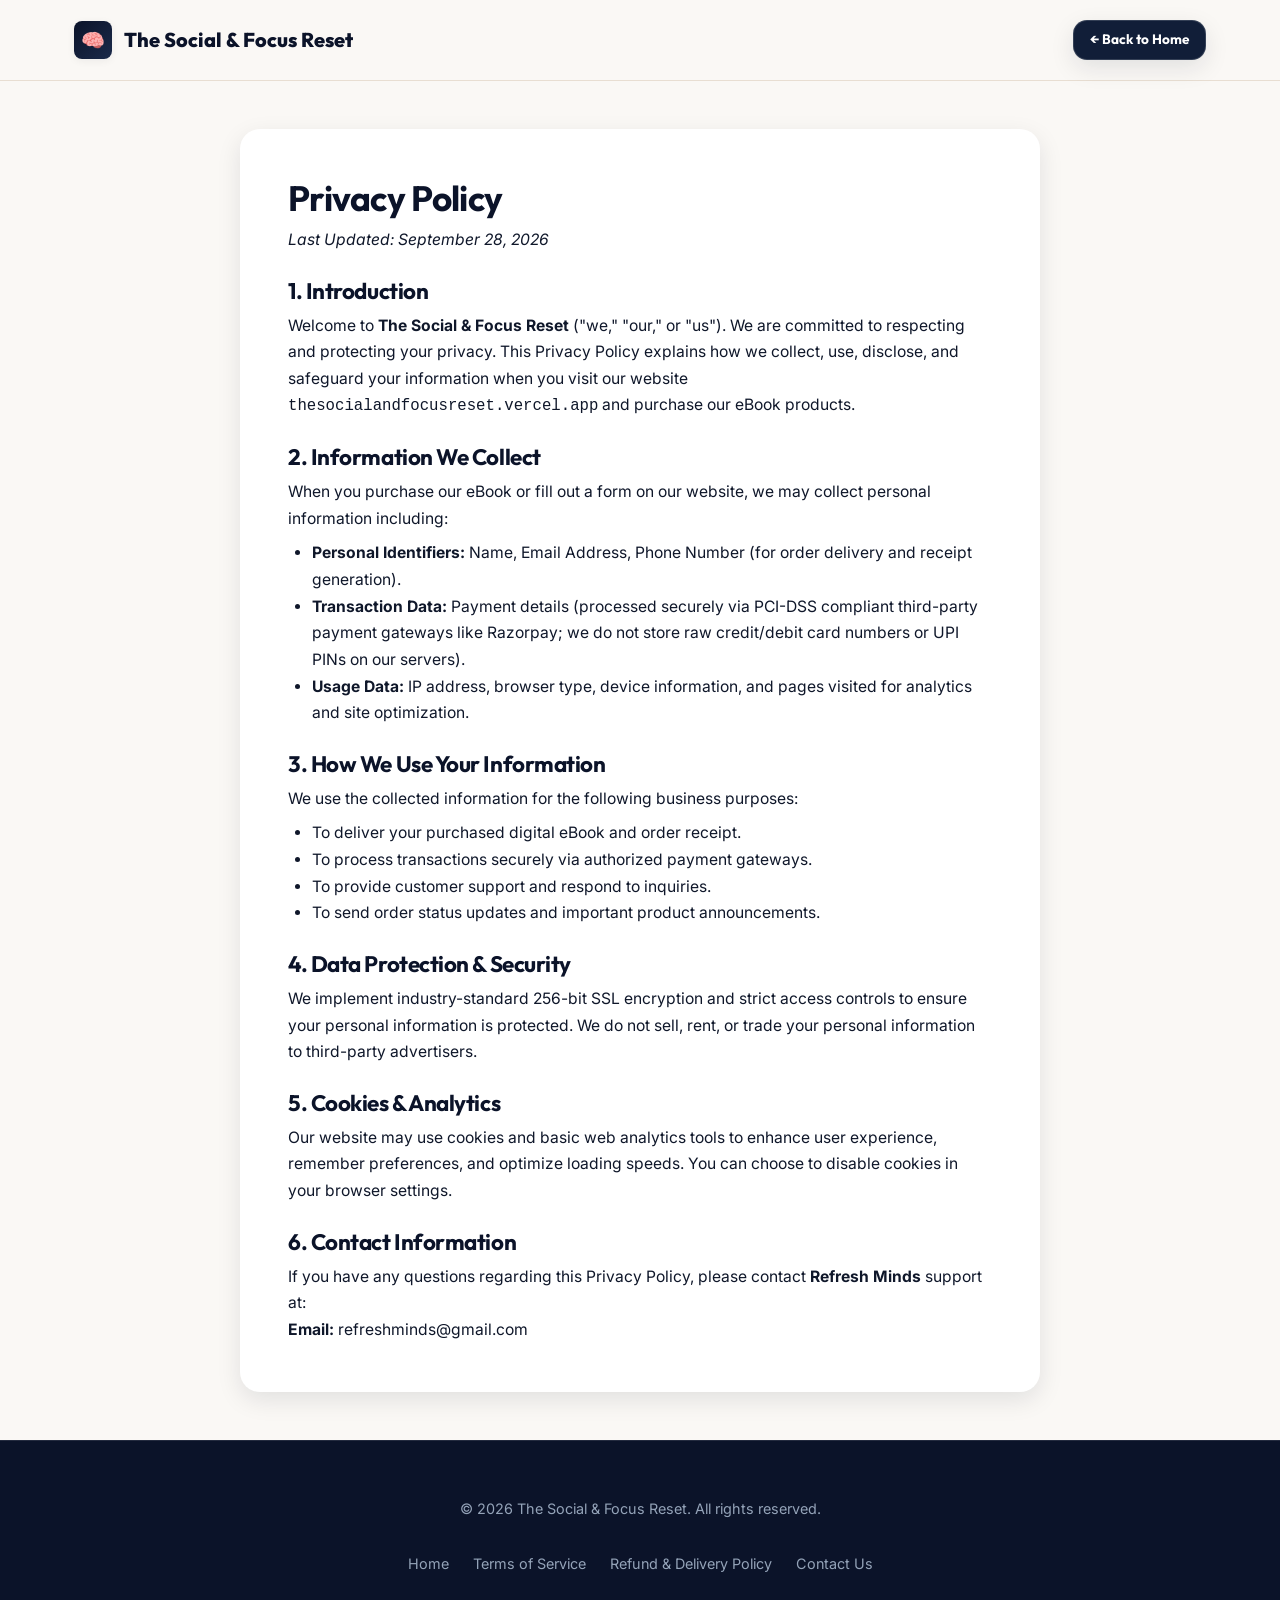
<file: privacy.html>
<!DOCTYPE html>
<html lang="en">
<head>
  <meta charset="UTF-8">
  <meta name="viewport" content="width=device-width, initial-scale=1.0">
  <title>Privacy Policy | The Social & Focus Reset</title>
  
  <link rel="preconnect" href="https://fonts.googleapis.com">
  <link rel="preconnect" href="https://fonts.gstatic.com" crossorigin>
  <link href="https://fonts.googleapis.com/css2?family=Inter:wght@300;400;500;600;700&family=Outfit:wght@600;700;800;900&display=swap" rel="stylesheet">
  <link rel="stylesheet" href="css/styles.css">
  <style>
    .legal-content {
      background: var(--color-white);
      padding: 3rem;
      border-radius: var(--radius-lg);
      box-shadow: var(--shadow-md);
      margin: 3rem auto;
      max-width: 800px;
    }
    .legal-content h1 { font-size: 2.2rem; margin-bottom: 0.5rem; }
    .legal-content h2 { font-size: 1.4rem; margin: 1.5rem 0 0.5rem; color: var(--color-navy-900); }
    .legal-content p, .legal-content li { color: var(--color-text-dark); line-height: 1.7; font-size: 0.98rem; }
    .legal-content ul { padding-left: 1.5rem; margin: 0.5rem 0; }
  </style>
</head>
<body>
  <!-- Header -->
  <header class="navbar">
    <div class="container navbar-inner">
      <a href="index.html" class="logo">
        <div class="logo-icon">🧠</div>
        <span>The Social & Focus Reset</span>
      </a>
      <a href="index.html" class="btn btn-secondary" style="padding: 0.5rem 1rem; font-size: 0.85rem;">← Back to Home</a>
    </div>
  </header>

  <main class="container">
    <div class="legal-content">
      <h1>Privacy Policy</h1>
      <p><em>Last Updated: September 28, 2026</em></p>

      <h2>1. Introduction</h2>
      <p>Welcome to <strong>The Social & Focus Reset</strong> ("we," "our," or "us"). We are committed to respecting and protecting your privacy. This Privacy Policy explains how we collect, use, disclose, and safeguard your information when you visit our website <code>thesocialandfocusreset.vercel.app</code> and purchase our eBook products.</p>

      <h2>2. Information We Collect</h2>
      <p>When you purchase our eBook or fill out a form on our website, we may collect personal information including:</p>
      <ul>
        <li><strong>Personal Identifiers:</strong> Name, Email Address, Phone Number (for order delivery and receipt generation).</li>
        <li><strong>Transaction Data:</strong> Payment details (processed securely via PCI-DSS compliant third-party payment gateways like Razorpay; we do not store raw credit/debit card numbers or UPI PINs on our servers).</li>
        <li><strong>Usage Data:</strong> IP address, browser type, device information, and pages visited for analytics and site optimization.</li>
      </ul>

      <h2>3. How We Use Your Information</h2>
      <p>We use the collected information for the following business purposes:</p>
      <ul>
        <li>To deliver your purchased digital eBook and order receipt.</li>
        <li>To process transactions securely via authorized payment gateways.</li>
        <li>To provide customer support and respond to inquiries.</li>
        <li>To send order status updates and important product announcements.</li>
      </ul>

      <h2>4. Data Protection & Security</h2>
      <p>We implement industry-standard 256-bit SSL encryption and strict access controls to ensure your personal information is protected. We do not sell, rent, or trade your personal information to third-party advertisers.</p>

      <h2>5. Cookies & Analytics</h2>
      <p>Our website may use cookies and basic web analytics tools to enhance user experience, remember preferences, and optimize loading speeds. You can choose to disable cookies in your browser settings.</p>

      <h2>6. Contact Information</h2>
      <p>If you have any questions regarding this Privacy Policy, please contact <strong>Refresh Minds</strong> support at:</p>
      <p><strong>Email:</strong> refreshminds@gmail.com</p>
    </div>
  </main>

  <footer>
    <div class="container footer-inner">
      <p>© 2026 The Social & Focus Reset. All rights reserved.</p>
      <div class="footer-links">
        <a href="index.html">Home</a>
        <a href="terms.html">Terms of Service</a>
        <a href="refund-policy.html">Refund & Delivery Policy</a>
        <a href="contact.html">Contact Us</a>
      </div>
    </div>
  </footer>
</body>
</html>
</file>
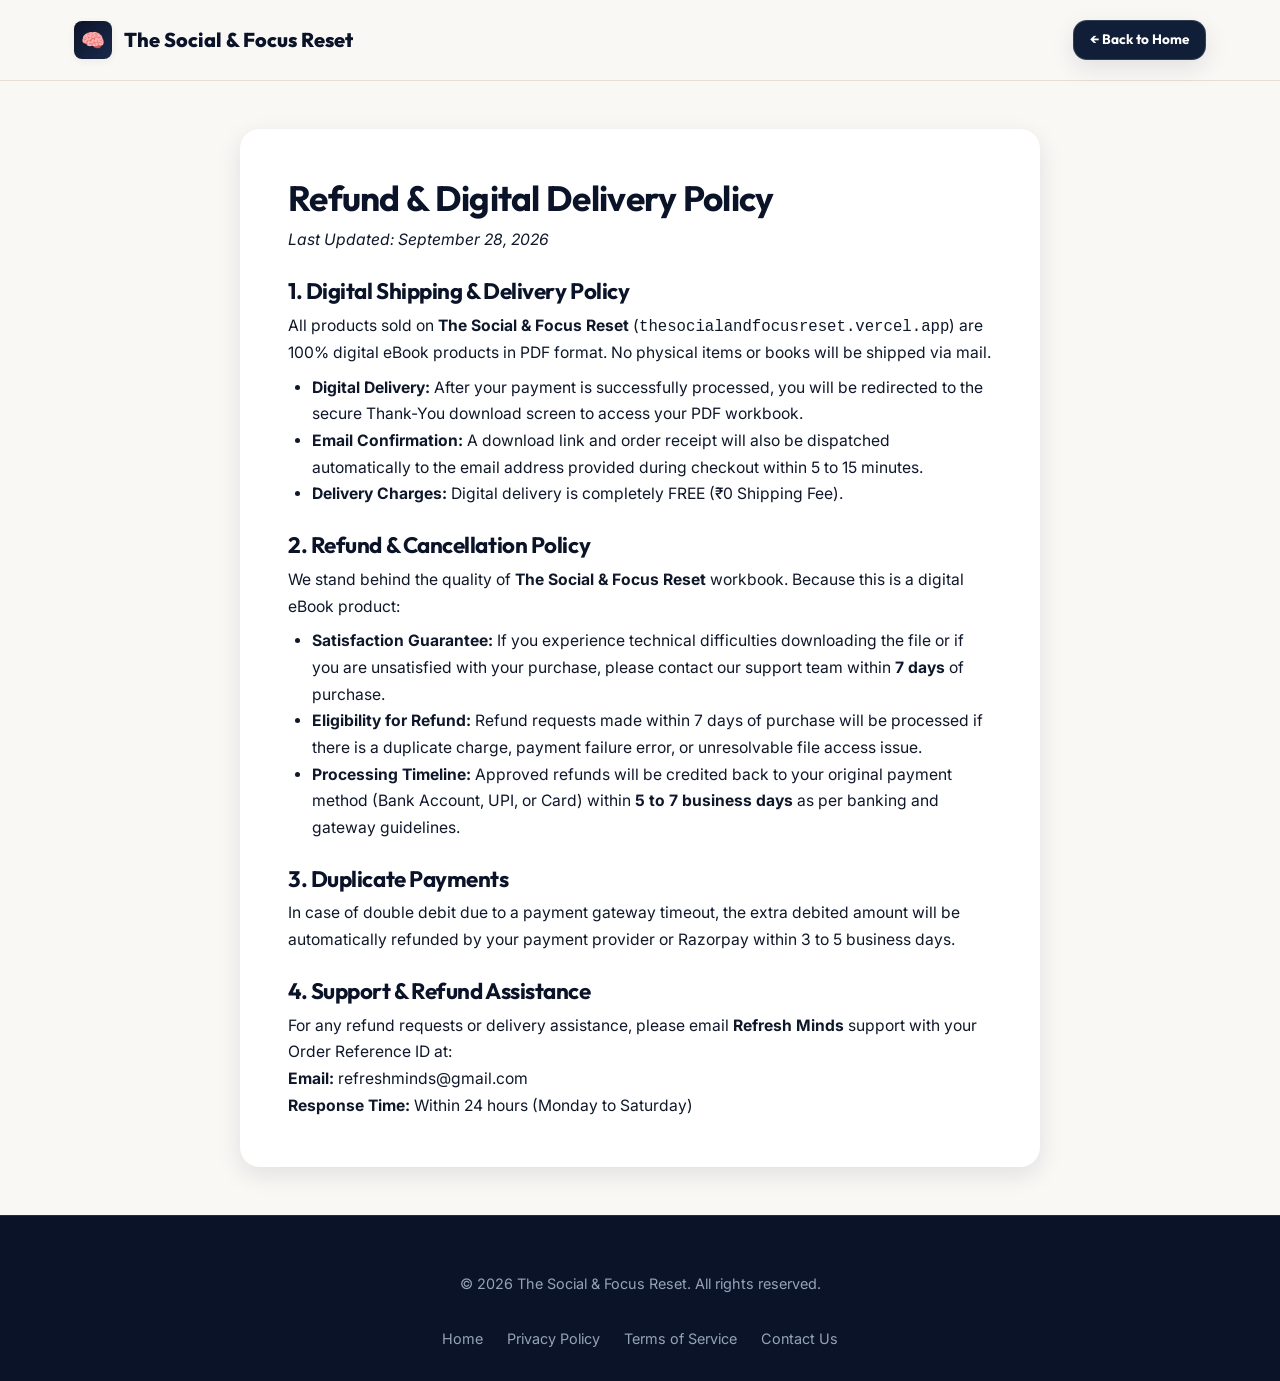
<file: refund-policy.html>
<!DOCTYPE html>
<html lang="en">
<head>
  <meta charset="UTF-8">
  <meta name="viewport" content="width=device-width, initial-scale=1.0">
  <title>Refund & Digital Delivery Policy | The Social & Focus Reset</title>
  
  <link rel="preconnect" href="https://fonts.googleapis.com">
  <link rel="preconnect" href="https://fonts.gstatic.com" crossorigin>
  <link href="https://fonts.googleapis.com/css2?family=Inter:wght@300;400;500;600;700&family=Outfit:wght@600;700;800;900&display=swap" rel="stylesheet">
  <link rel="stylesheet" href="css/styles.css">
  <style>
    .legal-content {
      background: var(--color-white);
      padding: 3rem;
      border-radius: var(--radius-lg);
      box-shadow: var(--shadow-md);
      margin: 3rem auto;
      max-width: 800px;
    }
    .legal-content h1 { font-size: 2.2rem; margin-bottom: 0.5rem; }
    .legal-content h2 { font-size: 1.4rem; margin: 1.5rem 0 0.5rem; color: var(--color-navy-900); }
    .legal-content p, .legal-content li { color: var(--color-text-dark); line-height: 1.7; font-size: 0.98rem; }
    .legal-content ul { padding-left: 1.5rem; margin: 0.5rem 0; }
  </style>
</head>
<body>
  <!-- Header -->
  <header class="navbar">
    <div class="container navbar-inner">
      <a href="index.html" class="logo">
        <div class="logo-icon">🧠</div>
        <span>The Social & Focus Reset</span>
      </a>
      <a href="index.html" class="btn btn-secondary" style="padding: 0.5rem 1rem; font-size: 0.85rem;">← Back to Home</a>
    </div>
  </header>

  <main class="container">
    <div class="legal-content">
      <h1>Refund & Digital Delivery Policy</h1>
      <p><em>Last Updated: September 28, 2026</em></p>

      <h2>1. Digital Shipping & Delivery Policy</h2>
      <p>All products sold on <strong>The Social & Focus Reset</strong> (<code>thesocialandfocusreset.vercel.app</code>) are 100% digital eBook products in PDF format. No physical items or books will be shipped via mail.</p>
      <ul>
        <li><strong>Digital Delivery:</strong> After your payment is successfully processed, you will be redirected to the secure Thank-You download screen to access your PDF workbook.</li>
        <li><strong>Email Confirmation:</strong> A download link and order receipt will also be dispatched automatically to the email address provided during checkout within 5 to 15 minutes.</li>
        <li><strong>Delivery Charges:</strong> Digital delivery is completely FREE (₹0 Shipping Fee).</li>
      </ul>

      <h2>2. Refund & Cancellation Policy</h2>
      <p>We stand behind the quality of <strong>The Social & Focus Reset</strong> workbook. Because this is a digital eBook product:</p>
      <ul>
        <li><strong>Satisfaction Guarantee:</strong> If you experience technical difficulties downloading the file or if you are unsatisfied with your purchase, please contact our support team within <strong>7 days</strong> of purchase.</li>
        <li><strong>Eligibility for Refund:</strong> Refund requests made within 7 days of purchase will be processed if there is a duplicate charge, payment failure error, or unresolvable file access issue.</li>
        <li><strong>Processing Timeline:</strong> Approved refunds will be credited back to your original payment method (Bank Account, UPI, or Card) within <strong>5 to 7 business days</strong> as per banking and gateway guidelines.</li>
      </ul>

      <h2>3. Duplicate Payments</h2>
      <p>In case of double debit due to a payment gateway timeout, the extra debited amount will be automatically refunded by your payment provider or Razorpay within 3 to 5 business days.</p>

      <h2>4. Support & Refund Assistance</h2>
      <p>For any refund requests or delivery assistance, please email <strong>Refresh Minds</strong> support with your Order Reference ID at:</p>
      <p><strong>Email:</strong> refreshminds@gmail.com<br>
      <strong>Response Time:</strong> Within 24 hours (Monday to Saturday)</p>
    </div>
  </main>

  <footer>
    <div class="container footer-inner">
      <p>© 2026 The Social & Focus Reset. All rights reserved.</p>
      <div class="footer-links">
        <a href="index.html">Home</a>
        <a href="privacy.html">Privacy Policy</a>
        <a href="terms.html">Terms of Service</a>
        <a href="contact.html">Contact Us</a>
      </div>
    </div>
  </footer>
</body>
</html>
</file>
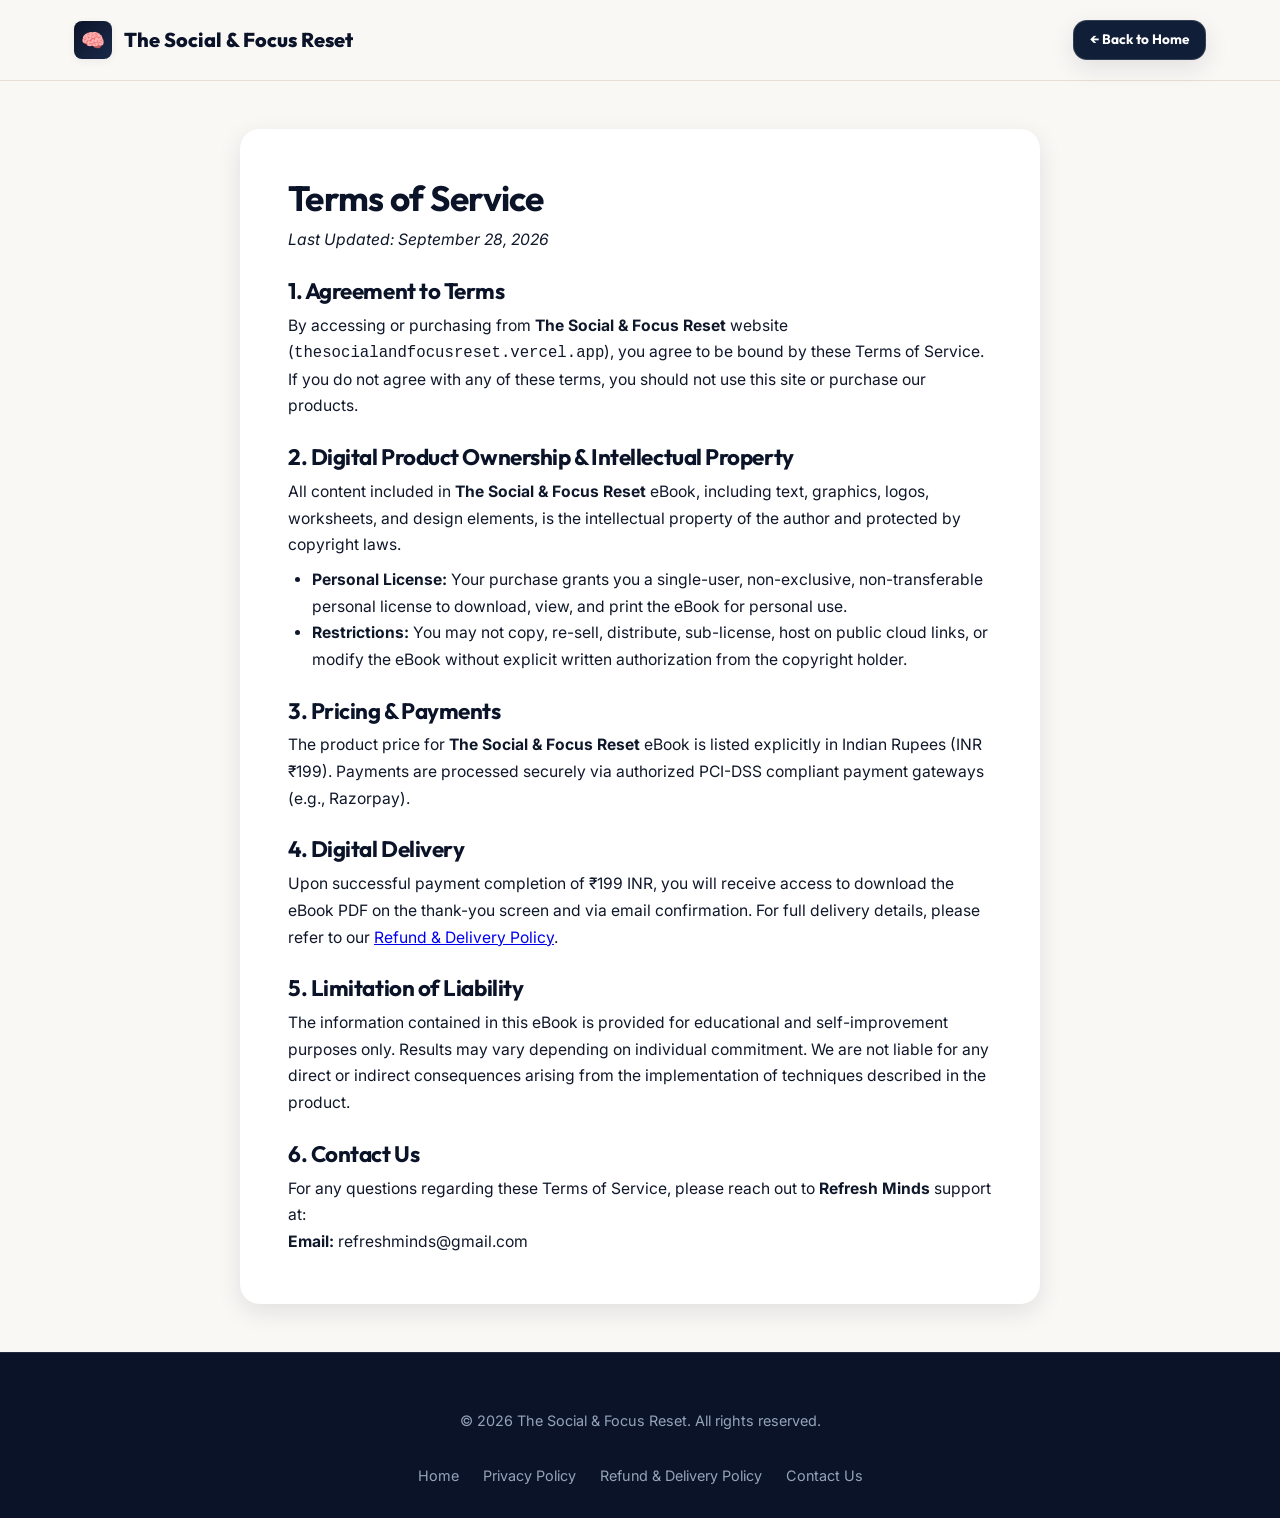
<file: terms.html>
<!DOCTYPE html>
<html lang="en">
<head>
  <meta charset="UTF-8">
  <meta name="viewport" content="width=device-width, initial-scale=1.0">
  <title>Terms of Service | The Social & Focus Reset</title>
  
  <link rel="preconnect" href="https://fonts.googleapis.com">
  <link rel="preconnect" href="https://fonts.gstatic.com" crossorigin>
  <link href="https://fonts.googleapis.com/css2?family=Inter:wght@300;400;500;600;700&family=Outfit:wght@600;700;800;900&display=swap" rel="stylesheet">
  <link rel="stylesheet" href="css/styles.css">
  <style>
    .legal-content {
      background: var(--color-white);
      padding: 3rem;
      border-radius: var(--radius-lg);
      box-shadow: var(--shadow-md);
      margin: 3rem auto;
      max-width: 800px;
    }
    .legal-content h1 { font-size: 2.2rem; margin-bottom: 0.5rem; }
    .legal-content h2 { font-size: 1.4rem; margin: 1.5rem 0 0.5rem; color: var(--color-navy-900); }
    .legal-content p, .legal-content li { color: var(--color-text-dark); line-height: 1.7; font-size: 0.98rem; }
    .legal-content ul { padding-left: 1.5rem; margin: 0.5rem 0; }
  </style>
</head>
<body>
  <!-- Header -->
  <header class="navbar">
    <div class="container navbar-inner">
      <a href="index.html" class="logo">
        <div class="logo-icon">🧠</div>
        <span>The Social & Focus Reset</span>
      </a>
      <a href="index.html" class="btn btn-secondary" style="padding: 0.5rem 1rem; font-size: 0.85rem;">← Back to Home</a>
    </div>
  </header>

  <main class="container">
    <div class="legal-content">
      <h1>Terms of Service</h1>
      <p><em>Last Updated: September 28, 2026</em></p>

      <h2>1. Agreement to Terms</h2>
      <p>By accessing or purchasing from <strong>The Social & Focus Reset</strong> website (<code>thesocialandfocusreset.vercel.app</code>), you agree to be bound by these Terms of Service. If you do not agree with any of these terms, you should not use this site or purchase our products.</p>

      <h2>2. Digital Product Ownership & Intellectual Property</h2>
      <p>All content included in <strong>The Social & Focus Reset</strong> eBook, including text, graphics, logos, worksheets, and design elements, is the intellectual property of the author and protected by copyright laws.</p>
      <ul>
        <li><strong>Personal License:</strong> Your purchase grants you a single-user, non-exclusive, non-transferable personal license to download, view, and print the eBook for personal use.</li>
        <li><strong>Restrictions:</strong> You may not copy, re-sell, distribute, sub-license, host on public cloud links, or modify the eBook without explicit written authorization from the copyright holder.</li>
      </ul>

      <h2>3. Pricing & Payments</h2>
      <p>The product price for <strong>The Social & Focus Reset</strong> eBook is listed explicitly in Indian Rupees (INR ₹199). Payments are processed securely via authorized PCI-DSS compliant payment gateways (e.g., Razorpay).</p>

      <h2>4. Digital Delivery</h2>
      <p>Upon successful payment completion of ₹199 INR, you will receive access to download the eBook PDF on the thank-you screen and via email confirmation. For full delivery details, please refer to our <a href="refund-policy.html">Refund & Delivery Policy</a>.</p>

      <h2>5. Limitation of Liability</h2>
      <p>The information contained in this eBook is provided for educational and self-improvement purposes only. Results may vary depending on individual commitment. We are not liable for any direct or indirect consequences arising from the implementation of techniques described in the product.</p>

      <h2>6. Contact Us</h2>
      <p>For any questions regarding these Terms of Service, please reach out to <strong>Refresh Minds</strong> support at:</p>
      <p><strong>Email:</strong> refreshminds@gmail.com</p>
    </div>
  </main>

  <footer>
    <div class="container footer-inner">
      <p>© 2026 The Social & Focus Reset. All rights reserved.</p>
      <div class="footer-links">
        <a href="index.html">Home</a>
        <a href="privacy.html">Privacy Policy</a>
        <a href="refund-policy.html">Refund & Delivery Policy</a>
        <a href="contact.html">Contact Us</a>
      </div>
    </div>
  </footer>
</body>
</html>
</file>
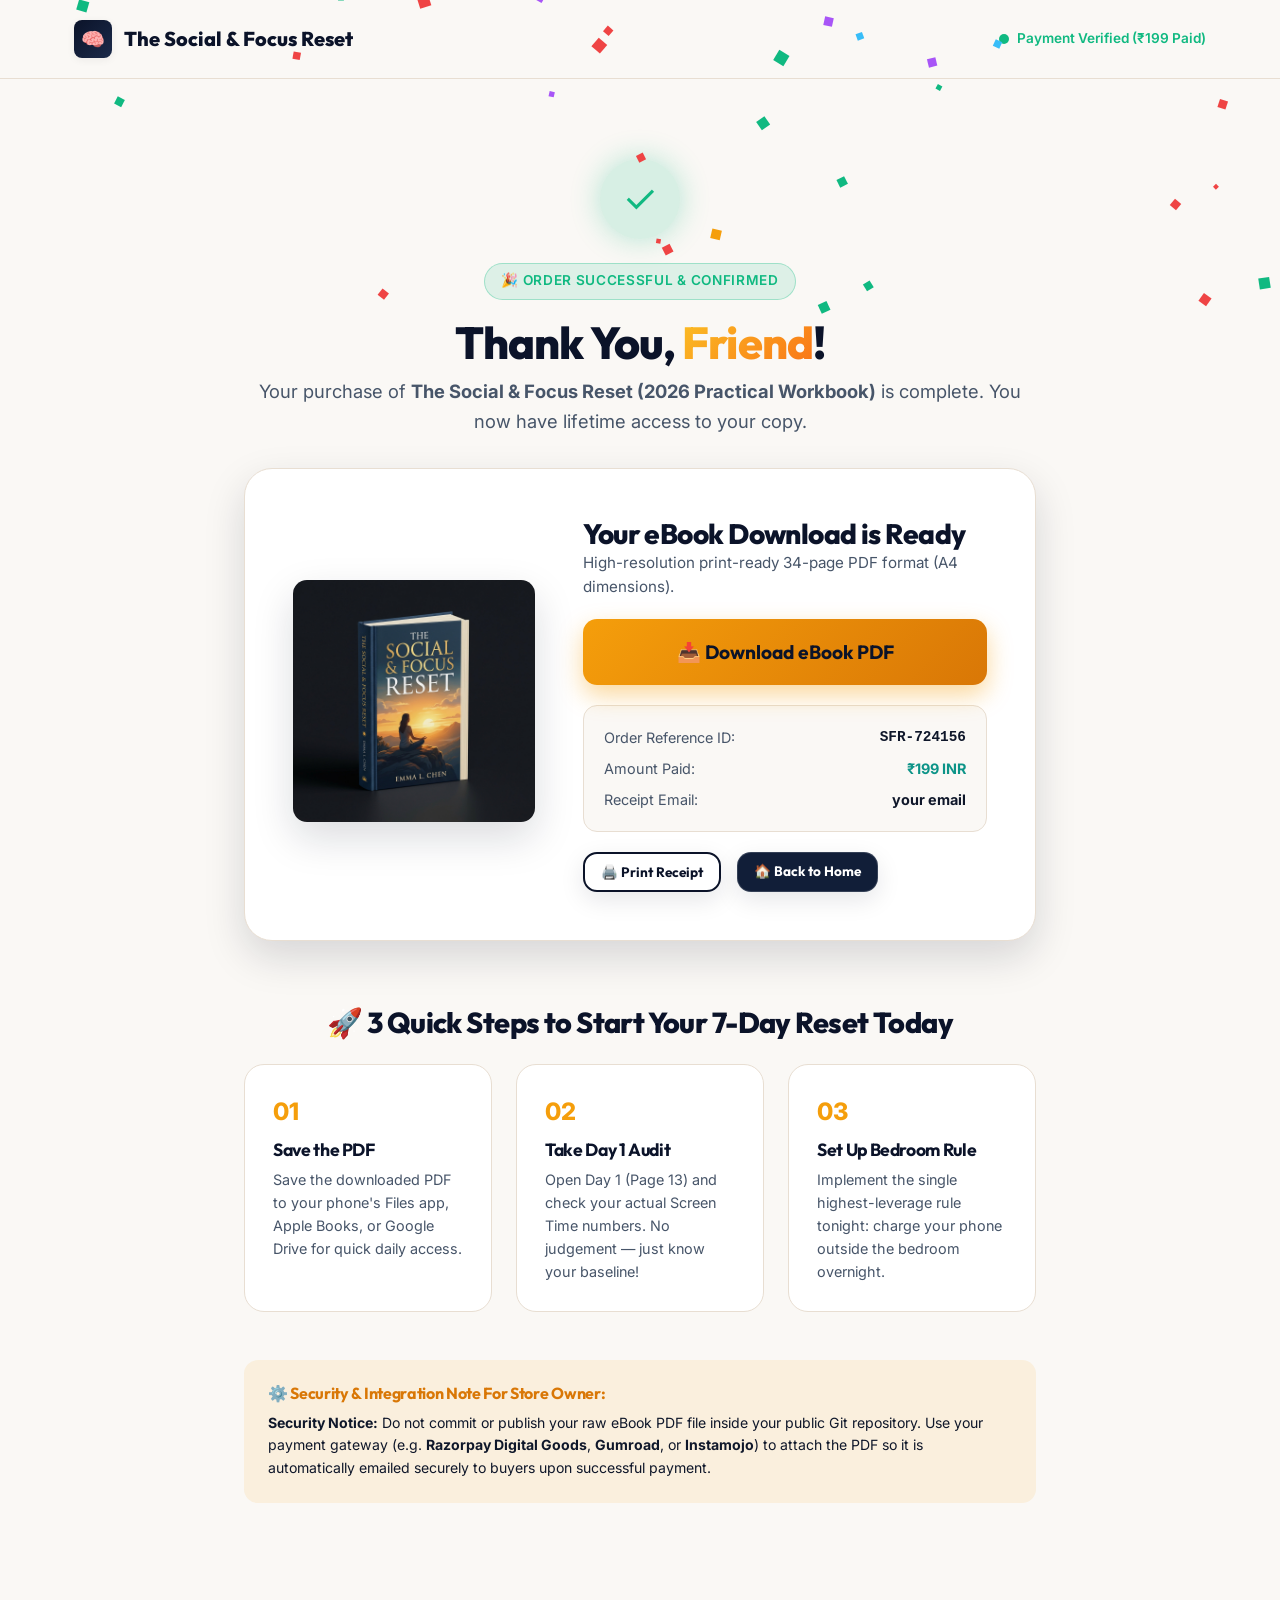
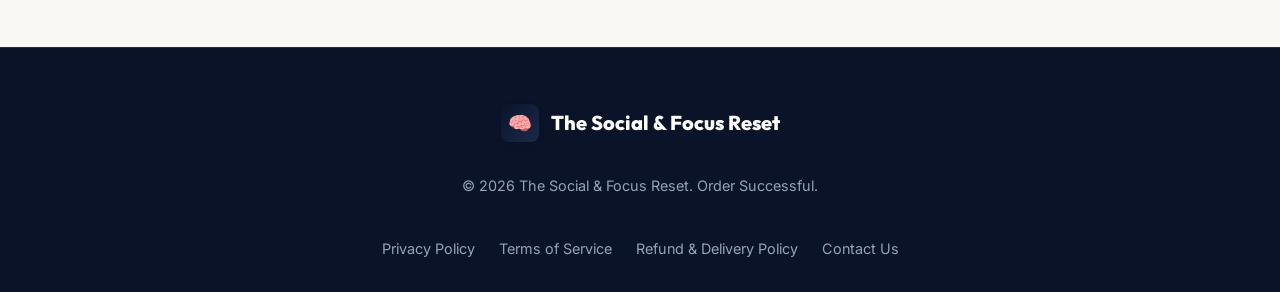
<file: thank-you.html>
<!DOCTYPE html>
<html lang="en">
<head>
  <meta charset="UTF-8">
  <meta name="viewport" content="width=device-width, initial-scale=1.0">
  <title>Thank You! Download Your eBook | The Social & Focus Reset</title>
  
  <!-- Google Fonts -->
  <link rel="preconnect" href="https://fonts.googleapis.com">
  <link rel="preconnect" href="https://fonts.gstatic.com" crossorigin>
  <link href="https://fonts.googleapis.com/css2?family=Inter:wght@300;400;500;600;700&family=Outfit:wght@600;700;800;900&display=swap" rel="stylesheet">
  
  <!-- Stylesheet -->
  <link rel="stylesheet" href="css/styles.css">
  
  <style>
    #confettiCanvas {
      position: fixed;
      top: 0;
      left: 0;
      width: 100vw;
      height: 100vh;
      pointer-events: none;
      z-index: 999;
    }
  </style>
</head>
<body id="thankYouPageContainer">

  <!-- Celebration Confetti Canvas -->
  <canvas id="confettiCanvas"></canvas>

  <!-- Navbar -->
  <header class="navbar">
    <div class="container navbar-inner">
      <a href="index.html" class="logo">
        <div class="logo-icon">🧠</div>
        <span>The Social & Focus Reset</span>
      </a>

      <div style="font-size: 0.85rem; font-weight: 600; color: var(--color-success); display: flex; align-items: center; gap: 0.5rem;">
        <span style="display: inline-block; width: 10px; height: 10px; background: var(--color-success); border-radius: 50%;"></span>
        Payment Verified (₹199 Paid)
      </div>
    </div>
  </header>

  <!-- Thank You Hero Section -->
  <section class="thankyou-hero">
    <div class="container container-narrow">
      <div class="success-badge-icon">✓</div>
      
      <span class="highlight-badge" style="background: rgba(16, 185, 129, 0.12); color: var(--color-success); border-color: rgba(16, 185, 129, 0.3);">
        🎉 Order Successful & Confirmed
      </span>

      <h1 style="font-size: 2.8rem; font-weight: 800; margin: 1rem 0 0.5rem;">
        Thank You, <span id="custNameDisplay" class="text-gradient">Valued Reader</span>!
      </h1>
      
      <p style="font-size: 1.15rem; color: var(--color-text-muted);">
        Your purchase of <strong>The Social & Focus Reset (2026 Practical Workbook)</strong> is complete. You now have lifetime access to your copy.
      </p>

      <!-- Main Download Card -->
      <div class="download-card">
        <div class="download-grid">
          <!-- Book Visual -->
          <div style="text-align: center;">
            <img src="assets/images/ebook_3d_mockup.jpg" alt="3D Cover Mockup" style="width: 100%; max-width: 260px; border-radius: var(--radius-md); box-shadow: var(--shadow-lg);">
          </div>

          <!-- Download Action & Order Meta -->
          <div style="display: flex; flex-direction: column; gap: 1.25rem; text-align: left;">
            <div>
              <h2 style="font-size: 1.75rem; font-weight: 800;">Your eBook Download is Ready</h2>
              <p style="font-size: 0.95rem; color: var(--color-text-muted);">High-resolution print-ready 34-page PDF format (A4 dimensions).</p>
            </div>

            <!-- Download Button -->
            <!-- Note: For production, link this button to your Payment Gateway's secure download link or your backend pre-signed URL -->
            <a href="assets/The-Social-and-Focus-Reset-Workbook.pdf" download="The-Social-and-Focus-Reset-Workbook.pdf" class="btn btn-primary btn-glow-pulse" style="font-size: 1.2rem; padding: 1.1rem 2rem;">
              <span>📥 Download eBook PDF</span>
            </a>

            <!-- Order Receipts Details -->
            <div style="background: var(--color-cream-100); border: 1px solid var(--color-cream-300); padding: 1.25rem; border-radius: var(--radius-md); font-size: 0.9rem;">
              <div style="display: flex; justify-content: space-between; margin-bottom: 0.5rem;">
                <span style="color: var(--color-text-muted);">Order Reference ID:</span>
                <strong id="orderIdDisplay" style="font-family: monospace;">SFR-2026-892415</strong>
              </div>
              <div style="display: flex; justify-content: space-between; margin-bottom: 0.5rem;">
                <span style="color: var(--color-text-muted);">Amount Paid:</span>
                <strong style="color: var(--color-teal-500);">₹199 INR</strong>
              </div>
              <div style="display: flex; justify-content: space-between;">
                <span style="color: var(--color-text-muted);">Receipt Email:</span>
                <strong id="custEmailDisplay">refreshminds@gmail.com</strong>
              </div>
            </div>

            <div style="display: flex; gap: 1rem; font-size: 0.85rem;">
              <button onclick="window.print()" class="btn btn-outline" style="padding: 0.5rem 1rem; font-size: 0.85rem;">🖨️ Print Receipt</button>
              <a href="index.html" class="btn btn-secondary" style="padding: 0.5rem 1rem; font-size: 0.85rem;">🏠 Back to Home</a>
            </div>
          </div>
        </div>
      </div>

      <!-- Quick Start Guide -->
      <div style="margin-top: 4rem; text-align: left;">
        <h3 style="font-size: 1.8rem; font-weight: 800; margin-bottom: 1.5rem; text-align: center;">🚀 3 Quick Steps to Start Your 7-Day Reset Today</h3>
        
        <div style="display: grid; grid-template-columns: repeat(3, 1fr); gap: 1.5rem;">
          <div style="background: var(--color-white); padding: 1.75rem; border-radius: var(--radius-lg); border: 1px solid var(--color-cream-300);">
            <div style="font-size: 1.5rem; font-weight: 800; color: var(--color-gold-500); margin-bottom: 0.5rem;">01</div>
            <h4 style="font-size: 1.1rem; font-weight: 700; margin-bottom: 0.5rem;">Save the PDF</h4>
            <p style="font-size: 0.9rem; color: var(--color-text-muted);">Save the downloaded PDF to your phone's Files app, Apple Books, or Google Drive for quick daily access.</p>
          </div>

          <div style="background: var(--color-white); padding: 1.75rem; border-radius: var(--radius-lg); border: 1px solid var(--color-cream-300);">
            <div style="font-size: 1.5rem; font-weight: 800; color: var(--color-gold-500); margin-bottom: 0.5rem;">02</div>
            <h4 style="font-size: 1.1rem; font-weight: 700; margin-bottom: 0.5rem;">Take Day 1 Audit</h4>
            <p style="font-size: 0.9rem; color: var(--color-text-muted);">Open Day 1 (Page 13) and check your actual Screen Time numbers. No judgement — just know your baseline!</p>
          </div>

          <div style="background: var(--color-white); padding: 1.75rem; border-radius: var(--radius-lg); border: 1px solid var(--color-cream-300);">
            <div style="font-size: 1.5rem; font-weight: 800; color: var(--color-gold-500); margin-bottom: 0.5rem;">03</div>
            <h4 style="font-size: 1.1rem; font-weight: 700; margin-bottom: 0.5rem;">Set Up Bedroom Rule</h4>
            <p style="font-size: 0.9rem; color: var(--color-text-muted);">Implement the single highest-leverage rule tonight: charge your phone outside the bedroom overnight.</p>
          </div>
        </div>
      </div>

      <!-- Creator Integration Note -->
      <div style="background: rgba(245, 158, 11, 0.1); border: 1px border-dashed var(--color-gold-500); padding: 1.5rem; border-radius: var(--radius-md); margin-top: 3rem; text-align: left;">
        <h4 style="color: var(--color-gold-600); margin-bottom: 0.5rem; display: flex; align-items: center; gap: 0.5rem;">
          ⚙️ Security & Integration Note For Store Owner:
        </h4>
        <p style="font-size: 0.88rem; color: var(--color-text-dark); line-height: 1.6;">
          <strong>Security Notice:</strong> Do not commit or publish your raw eBook PDF file inside your public Git repository. 
          Use your payment gateway (e.g. <strong>Razorpay Digital Goods</strong>, <strong>Gumroad</strong>, or <strong>Instamojo</strong>) to attach the PDF so it is automatically emailed securely to buyers upon successful payment.
        </p>
      </div>

    </div>
  </section>

  <!-- Footer -->
  <footer style="margin-top: 5rem;">
    <div class="container footer-inner">
      <div class="logo" style="color: var(--color-white);">
        <div class="logo-icon">🧠</div>
        <span>The Social & Focus Reset</span>
      </div>
      <p>© 2026 The Social & Focus Reset. Order Successful.</p>
      <div class="footer-links" style="margin-top: 0.5rem;">
        <a href="privacy.html">Privacy Policy</a>
        <a href="terms.html">Terms of Service</a>
        <a href="refund-policy.html">Refund & Delivery Policy</a>
        <a href="contact.html">Contact Us</a>
      </div>
    </div>
  </footer>

  <!-- App JS -->
  <script src="js/app.js"></script>
</body>
</html>
</file>
<file: css/styles.css>
/* ==========================================================================
   Design System & Tokens - The Social & Focus Reset Sales Funnel
   ========================================================================== */

:root {
  /* Color Palette */
  --color-navy-900: #0b1329;
  --color-navy-800: #111e38;
  --color-navy-700: #1b2a4a;
  --color-navy-600: #253961;
  
  --color-gold-500: #f59e0b;
  --color-gold-400: #fbbf24;
  --color-gold-600: #d97706;
  --color-amber-glow: rgba(245, 158, 11, 0.25);
  
  --color-cream-100: #faf8f5;
  --color-cream-200: #f3eee7;
  --color-cream-300: #e8ded2;
  
  --color-teal-500: #0d9488;
  --color-teal-400: #14b8a6;
  
  --color-coral-500: #f97316;
  --color-coral-600: #ea580c;
  
  --color-text-dark: #0f172a;
  --color-text-muted: #475569;
  --color-text-light: #94a3b8;
  --color-white: #ffffff;
  
  --color-success: #10b981;
  
  /* Typography */
  --font-heading: 'Outfit', -apple-system, BlinkMacSystemFont, "Segoe UI", Roboto, sans-serif;
  --font-body: 'Inter', -apple-system, BlinkMacSystemFont, "Segoe UI", Roboto, sans-serif;
  
  /* Shadows */
  --shadow-sm: 0 2px 8px rgba(11, 19, 41, 0.06);
  --shadow-md: 0 8px 24px rgba(11, 19, 41, 0.1);
  --shadow-lg: 0 16px 40px rgba(11, 19, 41, 0.15);
  --shadow-glow: 0 0 35px rgba(245, 158, 11, 0.3);
  --shadow-glow-teal: 0 0 35px rgba(20, 184, 166, 0.25);
  
  /* Border Radius */
  --radius-sm: 8px;
  --radius-md: 14px;
  --radius-lg: 20px;
  --radius-xl: 28px;
  --radius-full: 9999px;
  
  /* Transitions */
  --transition-fast: 0.2s cubic-bezier(0.4, 0, 0.2, 1);
  --transition-normal: 0.35s cubic-bezier(0.4, 0, 0.2, 1);
}

/* Reset & Base Styles */
*, *::before, *::after {
  box-sizing: border-box;
  margin: 0;
  padding: 0;
}

html {
  scroll-behavior: smooth;
  font-size: 16px;
}

body {
  font-family: var(--font-body);
  background-color: var(--color-cream-100);
  color: var(--color-text-dark);
  line-height: 1.6;
  overflow-x: hidden;
}

/* Container */
.container {
  width: 100%;
  max-width: 1180px;
  margin: 0 auto;
  padding: 0 1.5rem;
}

.container-narrow {
  max-width: 840px;
}

/* Typography Helpers */
h1, h2, h3, h4, .font-heading {
  font-family: var(--font-heading);
  line-height: 1.2;
  letter-spacing: -0.02em;
  color: var(--color-navy-900);
}

.text-gradient {
  background: linear-gradient(135deg, var(--color-gold-400), #f97316);
  -webkit-background-clip: text;
  -webkit-text-fill-color: transparent;
}

.text-gradient-teal {
  background: linear-gradient(135deg, var(--color-teal-400), #38bdf8);
  -webkit-background-clip: text;
  -webkit-text-fill-color: transparent;
}

.highlight-badge {
  display: inline-flex;
  align-items: center;
  gap: 0.5rem;
  background: rgba(245, 158, 11, 0.12);
  border: 1px solid rgba(245, 158, 11, 0.3);
  color: var(--color-gold-600);
  font-weight: 600;
  font-size: 0.85rem;
  padding: 0.4rem 1rem;
  border-radius: var(--radius-full);
  text-transform: uppercase;
  letter-spacing: 0.05em;
}

.highlight-badge-dark {
  background: rgba(255, 255, 255, 0.1);
  border: 1px solid rgba(255, 255, 255, 0.2);
  color: var(--color-gold-400);
}

/* Buttons & CTA */
.btn {
  display: inline-flex;
  align-items: center;
  justify-content: center;
  gap: 0.75rem;
  font-family: var(--font-heading);
  font-weight: 700;
  font-size: 1.15rem;
  padding: 1.1rem 2.2rem;
  border-radius: var(--radius-md);
  border: none;
  cursor: pointer;
  text-decoration: none;
  transition: var(--transition-normal);
  position: relative;
  overflow: hidden;
  box-shadow: var(--shadow-md);
}

.btn-primary {
  background: linear-gradient(135deg, var(--color-gold-500) 0%, var(--color-gold-600) 100%);
  color: var(--color-navy-900);
  box-shadow: 0 10px 25px rgba(245, 158, 11, 0.4);
}

.btn-primary:hover {
  transform: translateY(-3px);
  box-shadow: 0 15px 35px rgba(245, 158, 11, 0.5);
  background: linear-gradient(135deg, var(--color-gold-400) 0%, var(--color-gold-500) 100%);
}

.btn-primary:active {
  transform: translateY(-1px);
}

.btn-glow-pulse {
  animation: pulseGlow 2.5s infinite;
}

@keyframes pulseGlow {
  0% { box-shadow: 0 0 0 0 rgba(245, 158, 11, 0.6); }
  70% { box-shadow: 0 0 0 18px rgba(245, 158, 11, 0); }
  100% { box-shadow: 0 0 0 0 rgba(245, 158, 11, 0); }
}

.btn-secondary {
  background: var(--color-navy-800);
  color: var(--color-white);
  border: 1px solid rgba(255, 255, 255, 0.15);
}

.btn-secondary:hover {
  background: var(--color-navy-700);
  color: var(--color-gold-400);
  transform: translateY(-2px);
}

.btn-outline {
  background: transparent;
  color: var(--color-navy-900);
  border: 2px solid var(--color-navy-900);
}

.btn-outline:hover {
  background: var(--color-navy-900);
  color: var(--color-white);
}

.btn-full {
  width: 100%;
}

/* Sticky Top Bar */
.announcement-bar {
  background: linear-gradient(90deg, var(--color-navy-900), var(--color-navy-800));
  color: var(--color-white);
  padding: 0.6rem 1rem;
  text-align: center;
  font-size: 0.88rem;
  font-weight: 500;
  border-bottom: 1px solid rgba(255, 255, 255, 0.1);
  display: flex;
  align-items: center;
  justify-content: center;
  gap: 1rem;
}

.timer-tag {
  background: rgba(239, 68, 68, 0.2);
  border: 1px solid rgba(239, 68, 68, 0.4);
  color: #fca5a5;
  padding: 0.15rem 0.6rem;
  border-radius: var(--radius-full);
  font-weight: 700;
  font-family: monospace;
}

/* Navigation Header */
.navbar {
  padding: 1.25rem 0;
  position: sticky;
  top: 0;
  z-index: 100;
  background: rgba(250, 248, 245, 0.92);
  backdrop-filter: blur(12px);
  border-bottom: 1px solid var(--color-cream-300);
  transition: var(--transition-fast);
}

.navbar-inner {
  display: flex;
  align-items: center;
  justify-content: space-between;
}

.logo {
  display: flex;
  align-items: center;
  gap: 0.75rem;
  text-decoration: none;
  font-family: var(--font-heading);
  font-weight: 800;
  font-size: 1.25rem;
  color: var(--color-navy-900);
}

.logo-icon {
  width: 38px;
  height: 38px;
  background: linear-gradient(135deg, var(--color-navy-900), var(--color-navy-700));
  color: var(--color-gold-400);
  border-radius: var(--radius-sm);
  display: flex;
  align-items: center;
  justify-content: center;
  font-size: 1.2rem;
  box-shadow: var(--shadow-sm);
}

.navbar-actions {
  display: flex;
  align-items: center;
  gap: 1rem;
}

.navbar-price-badge {
  font-family: var(--font-heading);
  font-weight: 700;
  font-size: 1.1rem;
  color: var(--color-teal-500);
}

/* Hero Section */
.hero {
  padding: 4rem 0 5rem;
  position: relative;
  overflow: hidden;
  background: radial-gradient(circle at 10% 20%, rgba(245, 158, 11, 0.05) 0%, transparent 40%),
              radial-gradient(circle at 90% 80%, rgba(13, 148, 136, 0.05) 0%, transparent 40%);
}

.hero-grid {
  display: grid;
  grid-template-columns: 1.15fr 0.85fr;
  gap: 3.5rem;
  align-items: center;
}

.hero-content {
  display: flex;
  flex-direction: column;
  align-items: flex-start;
  gap: 1.5rem;
}

.hero-title {
  font-size: 3.25rem;
  font-weight: 800;
  line-height: 1.12;
  letter-spacing: -0.03em;
}

.hero-subtitle {
  font-size: 1.2rem;
  color: var(--color-text-muted);
  font-weight: 400;
  line-height: 1.6;
}

.pricing-box {
  display: flex;
  align-items: baseline;
  gap: 1rem;
  background: var(--color-white);
  padding: 1rem 1.5rem;
  border-radius: var(--radius-md);
  border: 1px solid var(--color-cream-300);
  box-shadow: var(--shadow-sm);
  width: 100%;
}

.current-price {
  font-family: var(--font-heading);
  font-size: 2.5rem;
  font-weight: 800;
  color: var(--color-navy-900);
}

.original-price {
  font-size: 1.3rem;
  color: var(--color-text-light);
  text-decoration: line-through;
}

.discount-badge {
  background: rgba(16, 185, 129, 0.12);
  color: var(--color-success);
  font-weight: 700;
  font-size: 0.85rem;
  padding: 0.3rem 0.75rem;
  border-radius: var(--radius-full);
}

.hero-cta-group {
  display: flex;
  flex-direction: column;
  gap: 0.75rem;
  width: 100%;
}

.guarantee-text {
  display: flex;
  align-items: center;
  gap: 0.5rem;
  font-size: 0.85rem;
  color: var(--color-text-muted);
}

/* 3D Mockup Card */
.hero-visual {
  position: relative;
  display: flex;
  justify-content: center;
  align-items: center;
}

.mockup-glow {
  position: absolute;
  width: 320px;
  height: 320px;
  background: radial-gradient(circle, rgba(245, 158, 11, 0.3) 0%, rgba(13, 148, 136, 0.2) 50%, transparent 70%);
  filter: blur(40px);
  z-index: 1;
}

.mockup-img {
  position: relative;
  z-index: 2;
  width: 100%;
  max-width: 420px;
  border-radius: var(--radius-md);
  box-shadow: 0 25px 50px -12px rgba(11, 19, 41, 0.35);
  animation: floatMockup 6s ease-in-out infinite;
  transition: transform 0.3s ease;
}

.mockup-img:hover {
  transform: scale(1.03) rotate(-1deg);
}

@keyframes floatMockup {
  0%, 100% { transform: translateY(0px) rotate(0deg); }
  50% { transform: translateY(-12px) rotate(1deg); }
}

.social-proof-pill {
  position: absolute;
  bottom: -20px;
  left: 50%;
  transform: translateX(-50%);
  z-index: 3;
  background: var(--color-white);
  padding: 0.75rem 1.5rem;
  border-radius: var(--radius-full);
  box-shadow: var(--shadow-lg);
  display: flex;
  align-items: center;
  gap: 0.75rem;
  white-space: nowrap;
  border: 1px solid var(--color-cream-300);
}

.avatar-stack {
  display: flex;
  margin-right: -0.5rem;
}

.avatar-stack img, .avatar-stack .avatar-ph {
  width: 32px;
  height: 32px;
  border-radius: 50%;
  border: 2px solid var(--color-white);
  object-fit: cover;
  background: var(--color-navy-700);
  color: var(--color-white);
  display: flex;
  align-items: center;
  justify-content: center;
  font-size: 0.75rem;
  font-weight: 700;
  margin-left: -8px;
}

.avatar-stack img:first-child, .avatar-stack .avatar-ph:first-child {
  margin-left: 0;
}

.social-proof-text {
  font-size: 0.85rem;
  font-weight: 600;
  color: var(--color-navy-900);
}

.stars {
  color: var(--color-gold-500);
  font-size: 0.9rem;
}

/* Stats Counter Section */
.stats-banner {
  background: var(--color-navy-900);
  color: var(--color-white);
  padding: 3rem 0;
  position: relative;
  overflow: hidden;
}

.stats-grid {
  display: grid;
  grid-template-columns: repeat(4, 1fr);
  gap: 2rem;
  text-align: center;
}

.stat-item {
  display: flex;
  flex-direction: column;
  gap: 0.5rem;
}

.stat-number {
  font-family: var(--font-heading);
  font-size: 2.75rem;
  font-weight: 800;
  color: var(--color-gold-400);
}

.stat-label {
  font-size: 0.95rem;
  color: var(--color-text-light);
  line-height: 1.4;
}

/* Problem Section */
.section-padding {
  padding: 6rem 0;
}

.section-header {
  text-align: center;
  max-width: 760px;
  margin: 0 auto 4rem;
}

.section-title {
  font-size: 2.5rem;
  font-weight: 800;
  margin-top: 0.75rem;
  margin-bottom: 1rem;
}

.section-description {
  font-size: 1.15rem;
  color: var(--color-text-muted);
}

.problem-grid {
  display: grid;
  grid-template-columns: repeat(3, 1fr);
  gap: 2rem;
}

.problem-card {
  background: var(--color-white);
  border-radius: var(--radius-lg);
  padding: 2.25rem 1.75rem;
  border: 1px solid var(--color-cream-300);
  box-shadow: var(--shadow-sm);
  transition: var(--transition-normal);
  display: flex;
  flex-direction: column;
  gap: 1rem;
}

.problem-card:hover {
  transform: translateY(-5px);
  box-shadow: var(--shadow-md);
  border-color: rgba(245, 158, 11, 0.4);
}

.problem-icon {
  width: 52px;
  height: 52px;
  border-radius: var(--radius-md);
  background: rgba(239, 68, 68, 0.1);
  color: #ef4444;
  display: flex;
  align-items: center;
  justify-content: center;
  font-size: 1.5rem;
}

.problem-title {
  font-size: 1.25rem;
  font-weight: 700;
}

.problem-text {
  font-size: 0.98rem;
  color: var(--color-text-muted);
}

/* Diagnostic Quiz / Check Section */
.audit-box {
  background: linear-gradient(135deg, var(--color-navy-900), var(--color-navy-800));
  color: var(--color-white);
  border-radius: var(--radius-xl);
  padding: 3.5rem 3rem;
  margin-top: 3.5rem;
  box-shadow: var(--shadow-lg);
  position: relative;
}

.audit-box h3 {
  color: var(--color-white);
  font-size: 1.8rem;
  margin-bottom: 1.5rem;
}

.audit-list {
  display: grid;
  grid-template-columns: 1fr 1fr;
  gap: 1.25rem;
  margin-bottom: 2rem;
}

.audit-item {
  display: flex;
  align-items: flex-start;
  gap: 0.85rem;
  background: rgba(255, 255, 255, 0.06);
  padding: 1rem 1.25rem;
  border-radius: var(--radius-md);
  border: 1px solid rgba(255, 255, 255, 0.1);
  cursor: pointer;
  transition: var(--transition-fast);
}

.audit-item:hover {
  background: rgba(255, 255, 255, 0.12);
}

.audit-item input[type="checkbox"] {
  accent-color: var(--color-gold-500);
  width: 20px;
  height: 20px;
  margin-top: 2px;
  cursor: pointer;
}

.audit-item-label {
  font-size: 0.98rem;
  line-height: 1.4;
  cursor: pointer;
}

.audit-result {
  background: rgba(245, 158, 11, 0.15);
  border: 1px solid rgba(245, 158, 11, 0.3);
  padding: 1.25rem 1.5rem;
  border-radius: var(--radius-md);
  color: var(--color-gold-400);
  font-weight: 600;
  display: flex;
  align-items: center;
  justify-content: space-between;
}

/* 7-Day Roadmap Grid */
.roadmap-grid {
  display: grid;
  grid-template-columns: repeat(auto-fit, minmax(320px, 1fr));
  gap: 1.5rem;
}

.day-card {
  background: var(--color-white);
  border-radius: var(--radius-lg);
  padding: 2rem;
  border: 1px solid var(--color-cream-300);
  box-shadow: var(--shadow-sm);
  position: relative;
  transition: var(--transition-normal);
  display: flex;
  flex-direction: column;
  justify-content: space-between;
}

.day-card:hover {
  transform: translateY(-4px);
  box-shadow: var(--shadow-md);
  border-color: var(--color-teal-500);
}

.day-badge {
  display: inline-flex;
  align-items: center;
  justify-content: center;
  width: 44px;
  height: 44px;
  background: var(--color-navy-900);
  color: var(--color-gold-400);
  font-family: var(--font-heading);
  font-weight: 800;
  font-size: 1.2rem;
  border-radius: var(--radius-md);
  margin-bottom: 1.25rem;
}

.day-title {
  font-size: 1.35rem;
  font-weight: 700;
  margin-bottom: 0.5rem;
}

.day-subtitle {
  font-size: 0.88rem;
  color: var(--color-teal-500);
  font-weight: 700;
  text-transform: uppercase;
  letter-spacing: 0.05em;
  margin-bottom: 1rem;
}

.day-desc {
  font-size: 0.95rem;
  color: var(--color-text-muted);
  margin-bottom: 1.25rem;
}

.day-takeaway {
  background: var(--color-cream-100);
  padding: 0.75rem 1rem;
  border-radius: var(--radius-sm);
  font-size: 0.85rem;
  font-weight: 600;
  color: var(--color-navy-900);
  display: flex;
  align-items: center;
  gap: 0.5rem;
}

/* Bonus Modules Section */
.bonus-section {
  background: linear-gradient(180deg, var(--color-cream-200) 0%, var(--color-cream-100) 100%);
  border-top: 1px solid var(--color-cream-300);
  border-bottom: 1px solid var(--color-cream-300);
}

.bonus-grid {
  display: grid;
  grid-template-columns: repeat(2, 1fr);
  gap: 2rem;
}

.bonus-card {
  background: var(--color-white);
  border-radius: var(--radius-xl);
  padding: 2.5rem;
  border: 1px solid var(--color-cream-300);
  box-shadow: var(--shadow-sm);
  display: flex;
  flex-direction: column;
  gap: 1.25rem;
  position: relative;
  overflow: hidden;
}

.bonus-card::before {
  content: '';
  position: absolute;
  top: 0;
  left: 0;
  width: 6px;
  height: 100%;
  background: linear-gradient(180deg, var(--color-gold-500), var(--color-coral-500));
}

.bonus-tag {
  align-self: flex-start;
  background: rgba(245, 158, 11, 0.12);
  color: var(--color-gold-600);
  font-weight: 700;
  font-size: 0.8rem;
  padding: 0.25rem 0.75rem;
  border-radius: var(--radius-full);
  text-transform: uppercase;
}

.bonus-title {
  font-size: 1.5rem;
  font-weight: 800;
}

.bonus-bullets {
  list-style: none;
  display: flex;
  flex-direction: column;
  gap: 0.75rem;
}

.bonus-bullets li {
  display: flex;
  align-items: flex-start;
  gap: 0.65rem;
  font-size: 0.98rem;
  color: var(--color-text-muted);
}

.bonus-bullets li span {
  color: var(--color-success);
  font-weight: bold;
}

/* Cover Showcase Section */
.cover-showcase-box {
  background: var(--color-white);
  border-radius: var(--radius-xl);
  padding: 3.5rem;
  border: 1px solid var(--color-cream-300);
  box-shadow: var(--shadow-md);
  display: grid;
  grid-template-columns: 0.85fr 1.15fr;
  gap: 3.5rem;
  align-items: center;
}

.a4-cover-frame {
  position: relative;
  box-shadow: 0 20px 40px rgba(11, 19, 41, 0.2);
  border-radius: 12px;
  overflow: hidden;
  cursor: pointer;
  transition: transform 0.3s ease;
}

.a4-cover-frame:hover {
  transform: scale(1.02);
}

.a4-cover-frame img {
  width: 100%;
  height: auto;
  display: block;
}

.cover-zoom-hint {
  position: absolute;
  bottom: 12px;
  right: 12px;
  background: rgba(11, 19, 41, 0.8);
  color: var(--color-white);
  padding: 0.4rem 0.8rem;
  border-radius: var(--radius-full);
  font-size: 0.75rem;
  font-weight: 600;
  display: flex;
  align-items: center;
  gap: 0.4rem;
  backdrop-filter: blur(4px);
}

/* Interactive Calculator */
.calc-card {
  background: var(--color-navy-900);
  color: var(--color-white);
  border-radius: var(--radius-xl);
  padding: 3.5rem 3rem;
  box-shadow: var(--shadow-lg);
  margin-top: 4rem;
}

.calc-grid {
  display: grid;
  grid-template-columns: 1fr 1fr;
  gap: 3rem;
  align-items: center;
}

.calc-controls {
  display: flex;
  flex-direction: column;
  gap: 1.5rem;
}

.slider-group {
  display: flex;
  flex-direction: column;
  gap: 0.75rem;
}

.slider-label {
  display: flex;
  justify-content: space-between;
  font-weight: 600;
  font-size: 1.05rem;
}

.slider-val {
  color: var(--color-gold-400);
  font-family: var(--font-heading);
  font-weight: 800;
  font-size: 1.3rem;
}

input[type="range"] {
  width: 100%;
  height: 8px;
  border-radius: 5px;
  background: rgba(255, 255, 255, 0.2);
  outline: none;
  accent-color: var(--color-gold-500);
}

.calc-results {
  background: rgba(255, 255, 255, 0.05);
  border: 1px solid rgba(255, 255, 255, 0.12);
  border-radius: var(--radius-lg);
  padding: 2rem;
  display: flex;
  flex-direction: column;
  gap: 1.5rem;
  text-align: center;
}

.calc-result-num {
  font-family: var(--font-heading);
  font-size: 3.5rem;
  font-weight: 800;
  color: var(--color-gold-400);
  line-height: 1;
}

.calc-result-sub {
  font-size: 0.95rem;
  color: var(--color-text-light);
}

/* Testimonials / Social Proof */
.reviews-grid {
  display: grid;
  grid-template-columns: repeat(3, 1fr);
  gap: 2rem;
}

.review-card {
  background: var(--color-white);
  border-radius: var(--radius-lg);
  padding: 2rem;
  border: 1px solid var(--color-cream-300);
  box-shadow: var(--shadow-sm);
  display: flex;
  flex-direction: column;
  justify-content: space-between;
  gap: 1.25rem;
}

.review-text {
  font-size: 0.98rem;
  color: var(--color-text-dark);
  font-style: italic;
  line-height: 1.6;
}

.reviewer {
  display: flex;
  align-items: center;
  gap: 0.85rem;
}

.reviewer-avatar {
  width: 46px;
  height: 46px;
  border-radius: 50%;
  background: var(--color-navy-700);
  color: var(--color-gold-400);
  display: flex;
  align-items: center;
  justify-content: center;
  font-weight: 700;
  font-family: var(--font-heading);
}

.reviewer-info {
  display: flex;
  flex-direction: column;
}

.reviewer-name {
  font-weight: 700;
  font-size: 0.98rem;
}

.reviewer-role {
  font-size: 0.82rem;
  color: var(--color-text-muted);
}

/* FAQ Section */
.faq-list {
  display: flex;
  flex-direction: column;
  gap: 1rem;
  max-width: 800px;
  margin: 0 auto;
}

.faq-item {
  background: var(--color-white);
  border-radius: var(--radius-md);
  border: 1px solid var(--color-cream-300);
  overflow: hidden;
  transition: var(--transition-fast);
}

.faq-question {
  width: 100%;
  padding: 1.25rem 1.5rem;
  display: flex;
  align-items: center;
  justify-content: space-between;
  background: transparent;
  border: none;
  font-family: var(--font-heading);
  font-size: 1.1rem;
  font-weight: 700;
  color: var(--color-navy-900);
  text-align: left;
  cursor: pointer;
}

.faq-question span.faq-toggle {
  font-size: 1.4rem;
  transition: transform 0.3s ease;
  color: var(--color-gold-600);
}

.faq-item.active .faq-toggle {
  transform: rotate(45deg);
}

.faq-answer {
  max-height: 0;
  overflow: hidden;
  transition: max-height 0.35s ease, padding 0.35s ease;
  padding: 0 1.5rem;
  color: var(--color-text-muted);
  font-size: 0.98rem;
  line-height: 1.6;
}

.faq-item.active .faq-answer {
  max-height: 300px;
  padding: 0 1.5rem 1.25rem;
}

/* Final Offer Section */
.final-offer-card {
  background: linear-gradient(135deg, var(--color-navy-900) 0%, var(--color-navy-800) 100%);
  color: var(--color-white);
  border-radius: var(--radius-xl);
  padding: 4.5rem 3rem;
  text-align: center;
  position: relative;
  overflow: hidden;
  box-shadow: var(--shadow-lg);
}

.final-offer-card h2 {
  color: var(--color-white);
  font-size: 2.8rem;
  margin-bottom: 1rem;
}

.final-price-box {
  display: inline-flex;
  align-items: baseline;
  gap: 1rem;
  background: rgba(255, 255, 255, 0.08);
  border: 1px solid rgba(255, 255, 255, 0.15);
  padding: 1rem 2rem;
  border-radius: var(--radius-md);
  margin: 2rem 0;
}

/* Floating Sticky Purchase Bar */
.sticky-bar {
  position: fixed;
  bottom: 0;
  left: 0;
  width: 100%;
  background: rgba(11, 19, 41, 0.95);
  backdrop-filter: blur(10px);
  border-top: 1px solid rgba(255, 255, 255, 0.15);
  padding: 0.85rem 1.5rem;
  z-index: 99;
  transform: translateY(100%);
  transition: transform 0.4s ease;
}

.sticky-bar.visible {
  transform: translateY(0);
}

.sticky-bar-inner {
  max-width: 1180px;
  margin: 0 auto;
  display: flex;
  align-items: center;
  justify-content: space-between;
}

.sticky-info {
  display: flex;
  align-items: center;
  gap: 1.25rem;
  color: var(--color-white);
}

.sticky-title {
  font-weight: 700;
  font-size: 1rem;
}

.sticky-price {
  font-family: var(--font-heading);
  font-weight: 800;
  font-size: 1.3rem;
  color: var(--color-gold-400);
}

/* Payment Gateway Modal */
.modal-overlay {
  position: fixed;
  top: 0;
  left: 0;
  width: 100%;
  height: 100%;
  background: rgba(11, 19, 41, 0.85);
  backdrop-filter: blur(8px);
  z-index: 1000;
  display: flex;
  align-items: center;
  justify-content: center;
  padding: 1.5rem;
  opacity: 0;
  visibility: hidden;
  transition: var(--transition-normal);
}

.modal-overlay.active {
  opacity: 1;
  visibility: visible;
}

.modal-card {
  background: var(--color-white);
  border-radius: var(--radius-xl);
  width: 100%;
  max-width: 520px;
  overflow: hidden;
  box-shadow: 0 25px 50px -12px rgba(0, 0, 0, 0.5);
  transform: scale(0.9);
  transition: var(--transition-normal);
}

.modal-overlay.active .modal-card {
  transform: scale(1);
}

.modal-header {
  background: var(--color-navy-900);
  color: var(--color-white);
  padding: 1.5rem;
  display: flex;
  align-items: center;
  justify-content: space-between;
}

.modal-header h3 {
  color: var(--color-white);
  font-size: 1.25rem;
}

.modal-close {
  background: transparent;
  border: none;
  color: var(--color-text-light);
  font-size: 1.5rem;
  cursor: pointer;
}

.modal-body {
  padding: 1.75rem;
  display: flex;
  flex-direction: column;
  gap: 1.25rem;
}

.order-summary-box {
  background: var(--color-cream-100);
  border: 1px solid var(--color-cream-300);
  padding: 1rem;
  border-radius: var(--radius-md);
  display: flex;
  align-items: center;
  justify-content: space-between;
}

.form-group {
  display: flex;
  flex-direction: column;
  gap: 0.4rem;
}

.form-group label {
  font-size: 0.88rem;
  font-weight: 600;
  color: var(--color-navy-900);
}

.form-input {
  width: 100%;
  padding: 0.8rem 1rem;
  border: 1px solid var(--color-cream-300);
  border-radius: var(--radius-sm);
  font-family: var(--font-body);
  font-size: 0.98rem;
  outline: none;
  transition: var(--transition-fast);
}

.form-input:focus {
  border-color: var(--color-gold-500);
  box-shadow: 0 0 0 3px rgba(245, 158, 11, 0.2);
}

.payment-options {
  display: grid;
  grid-template-columns: repeat(3, 1fr);
  gap: 0.75rem;
}

.pay-option {
  border: 1px solid var(--color-cream-300);
  border-radius: var(--radius-sm);
  padding: 0.85rem 0.5rem;
  text-align: center;
  cursor: pointer;
  font-size: 0.85rem;
  font-weight: 600;
  display: flex;
  flex-direction: column;
  align-items: center;
  gap: 0.4rem;
  transition: var(--transition-fast);
}

.pay-option.active {
  border-color: var(--color-gold-500);
  background: rgba(245, 158, 11, 0.08);
  color: var(--color-gold-600);
}

.processing-state {
  display: none;
  flex-direction: column;
  align-items: center;
  justify-content: center;
  padding: 3rem 1.5rem;
  text-align: center;
  gap: 1.25rem;
}

.spinner {
  width: 50px;
  height: 50px;
  border: 4px solid var(--color-cream-300);
  border-top-color: var(--color-gold-500);
  border-radius: 50%;
  animation: spin 1s infinite linear;
}

@keyframes spin {
  to { transform: rotate(360deg); }
}

/* Sample Chapter Modal */
.chapter-modal-card {
  max-width: 720px;
}

.chapter-content-body {
  max-height: 480px;
  overflow-y: auto;
  padding: 1.5rem;
  background: var(--color-cream-100);
  border-radius: var(--radius-md);
  font-size: 0.95rem;
}

/* Footer */
footer {
  background: var(--color-navy-900);
  color: var(--color-text-light);
  padding: 3.5rem 0 2rem;
  border-top: 1px solid rgba(255, 255, 255, 0.1);
  font-size: 0.9rem;
}

.footer-inner {
  display: flex;
  flex-direction: column;
  gap: 2rem;
  align-items: center;
  text-align: center;
}

.footer-links {
  display: flex;
  gap: 1.5rem;
}

.footer-links a {
  color: var(--color-text-light);
  text-decoration: none;
  transition: var(--transition-fast);
}

.footer-links a:hover {
  color: var(--color-gold-400);
}

/* Thank You Page Specifics */
.thankyou-hero {
  padding: 5rem 0 4rem;
  text-align: center;
}

.success-badge-icon {
  width: 80px;
  height: 80px;
  background: rgba(16, 185, 129, 0.15);
  color: var(--color-success);
  border-radius: 50%;
  display: flex;
  align-items: center;
  justify-content: center;
  font-size: 2.5rem;
  margin: 0 auto 1.5rem;
  box-shadow: 0 0 30px rgba(16, 185, 129, 0.3);
}

.download-card {
  background: var(--color-white);
  border-radius: var(--radius-xl);
  padding: 3rem;
  border: 1px solid var(--color-cream-300);
  box-shadow: var(--shadow-lg);
  margin-top: 2rem;
}

.download-grid {
  display: grid;
  grid-template-columns: 0.75fr 1.25fr;
  gap: 3rem;
  align-items: center;
}

/* Responsive Media Queries */
@media (max-width: 992px) {
  .hero-grid, .cover-showcase-box, .calc-grid, .download-grid {
    grid-template-columns: 1fr;
    gap: 2.5rem;
  }
  
  .hero-title {
    font-size: 2.5rem;
  }
  
  .problem-grid, .reviews-grid, .stats-grid {
    grid-template-columns: 1fr;
  }
  
  .bonus-grid {
    grid-template-columns: 1fr;
  }
  
  .audit-list {
    grid-template-columns: 1fr;
  }
}

@media (max-width: 600px) {
  .hero-title {
    font-size: 2rem;
  }
  
  .pricing-box {
    flex-direction: column;
    align-items: flex-start;
  }
  
  .btn {
    width: 100%;
    font-size: 1rem;
    padding: 1rem 1.5rem;
  }
  
  .calc-card, .audit-box, .final-offer-card {
    padding: 2rem 1.25rem;
  }
}
</file>
